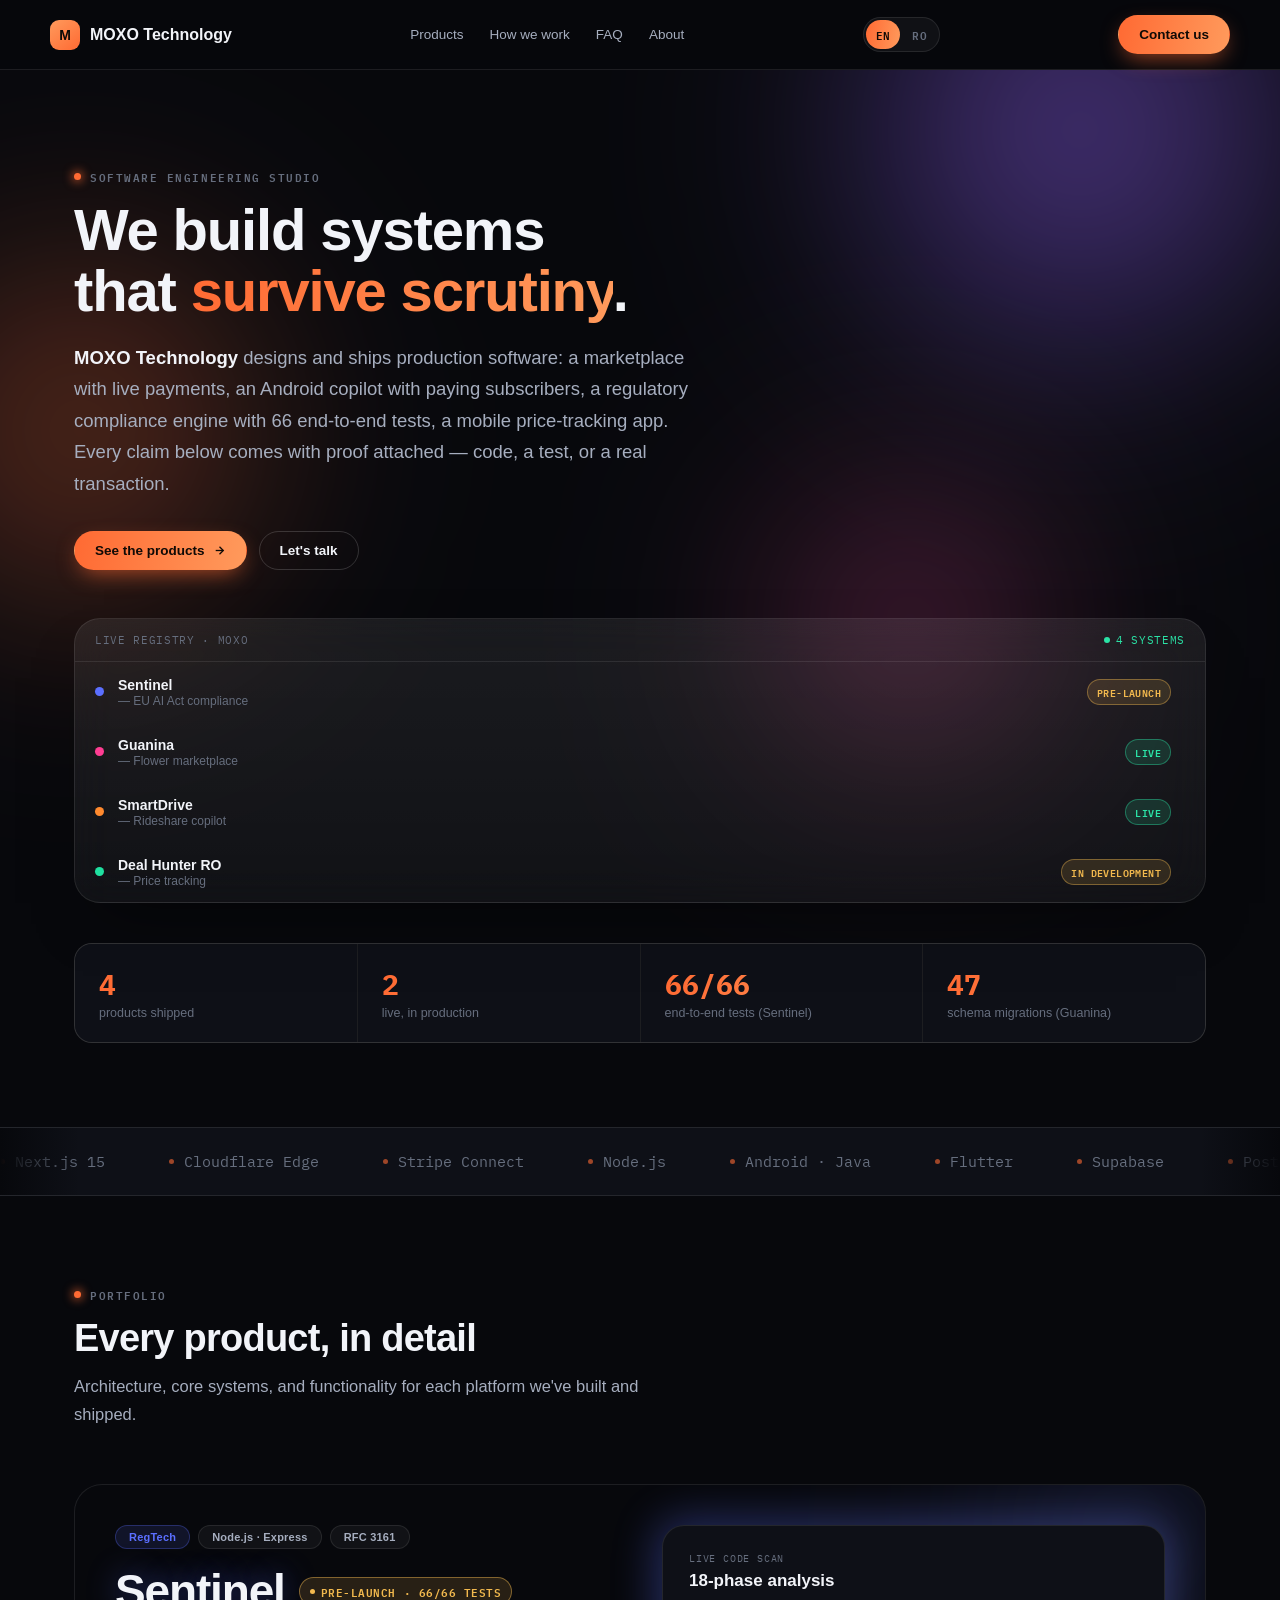
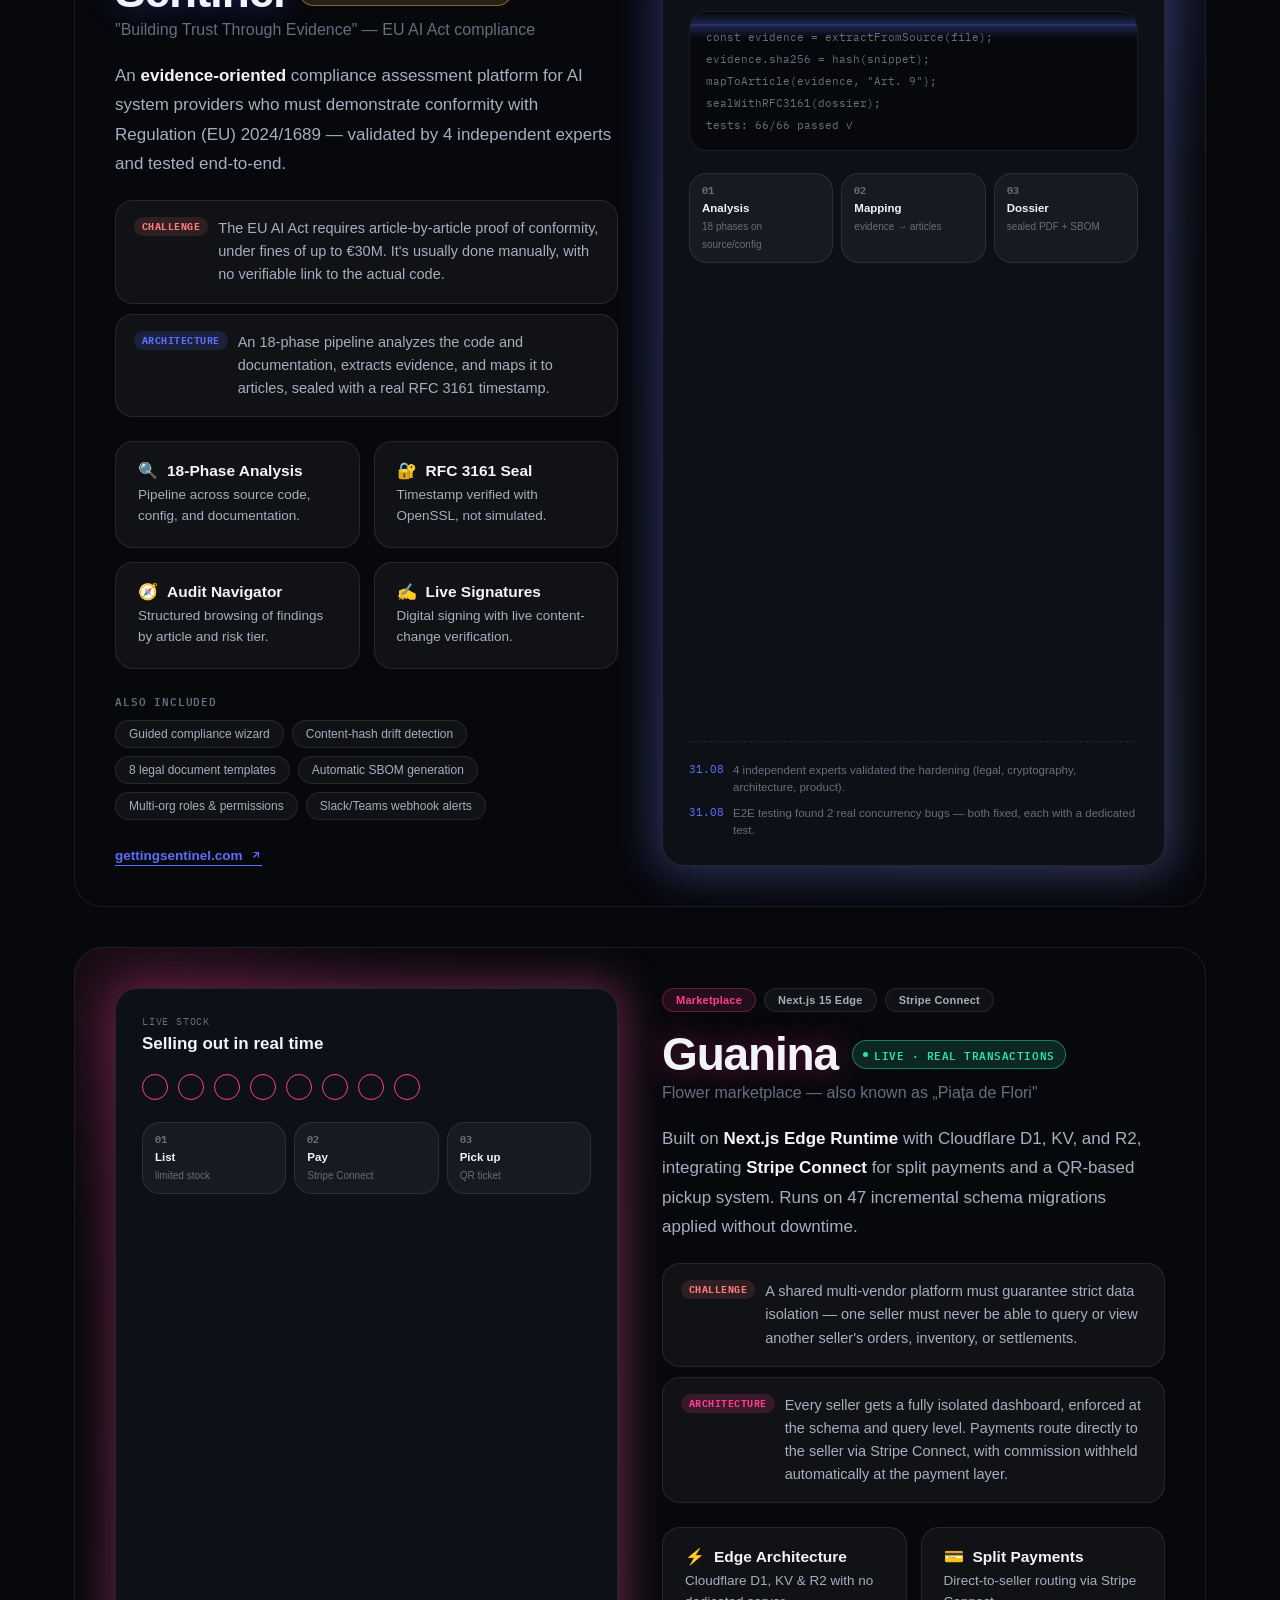
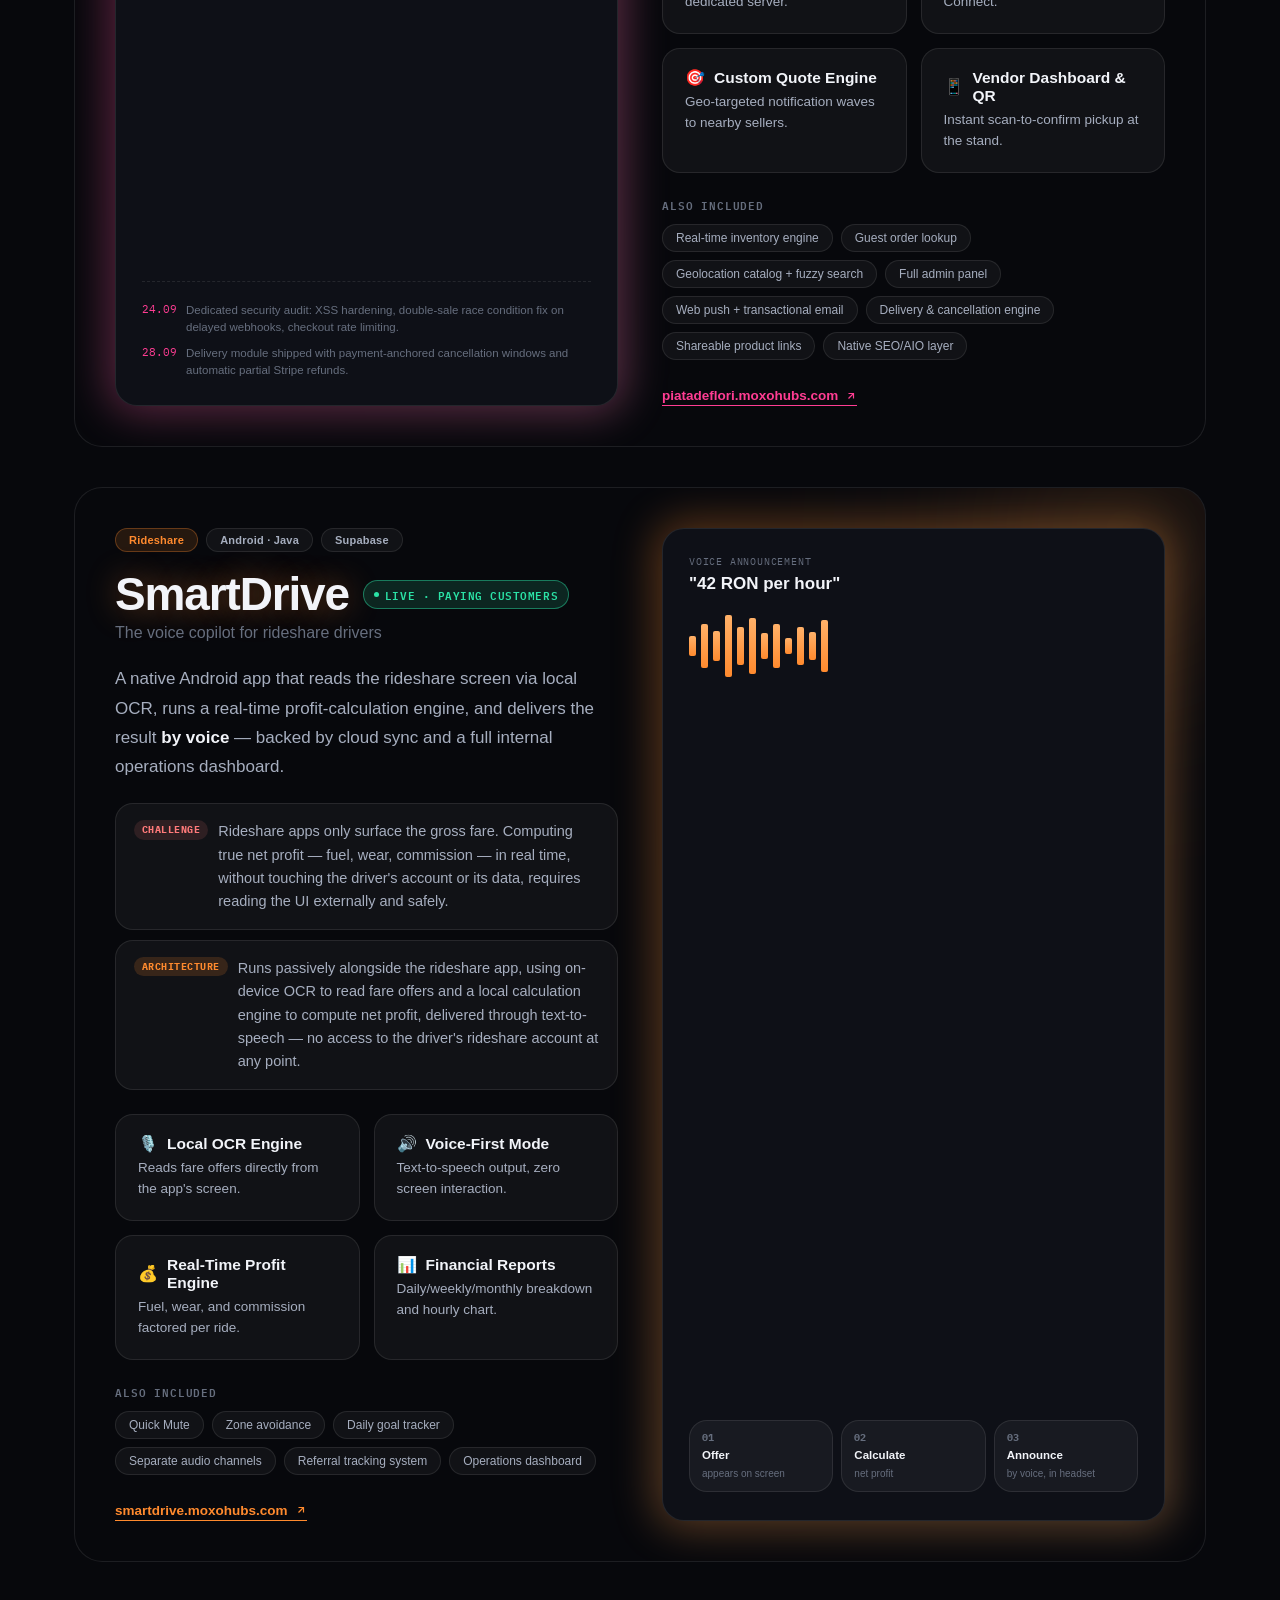
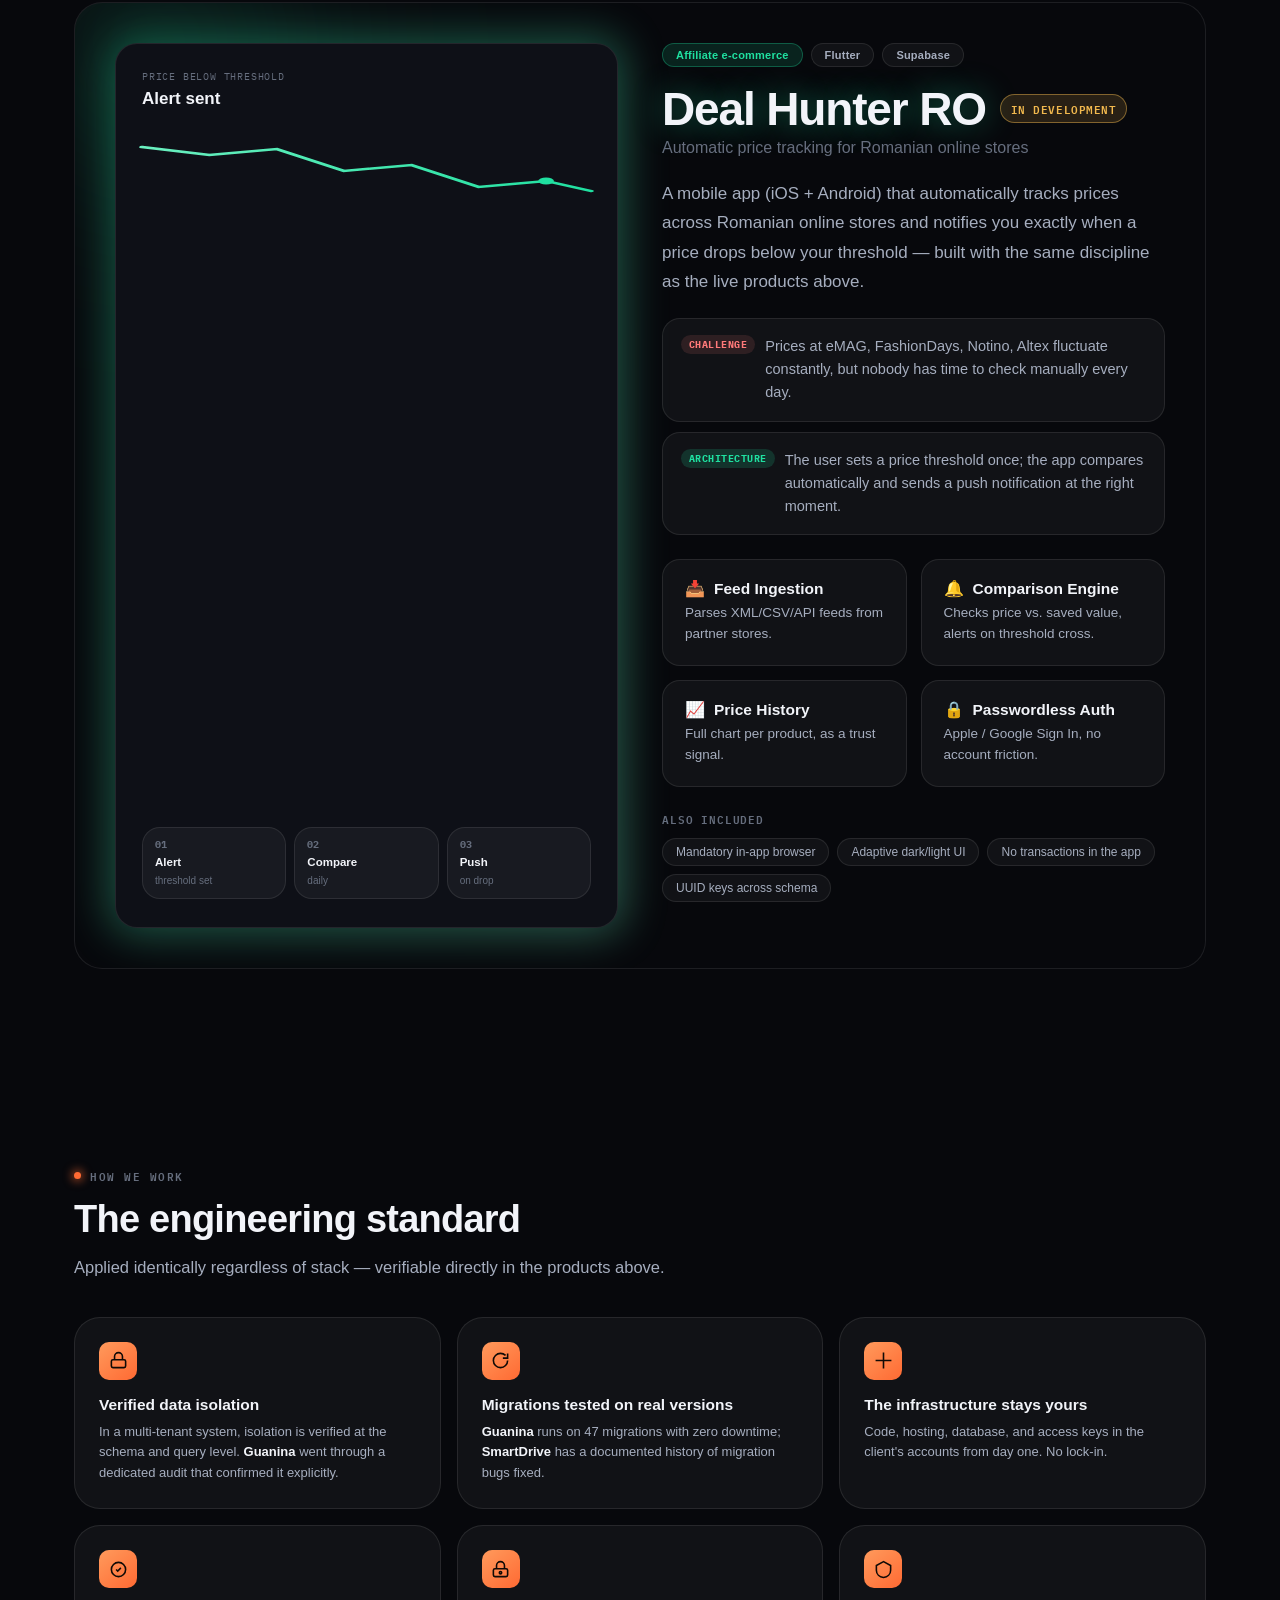
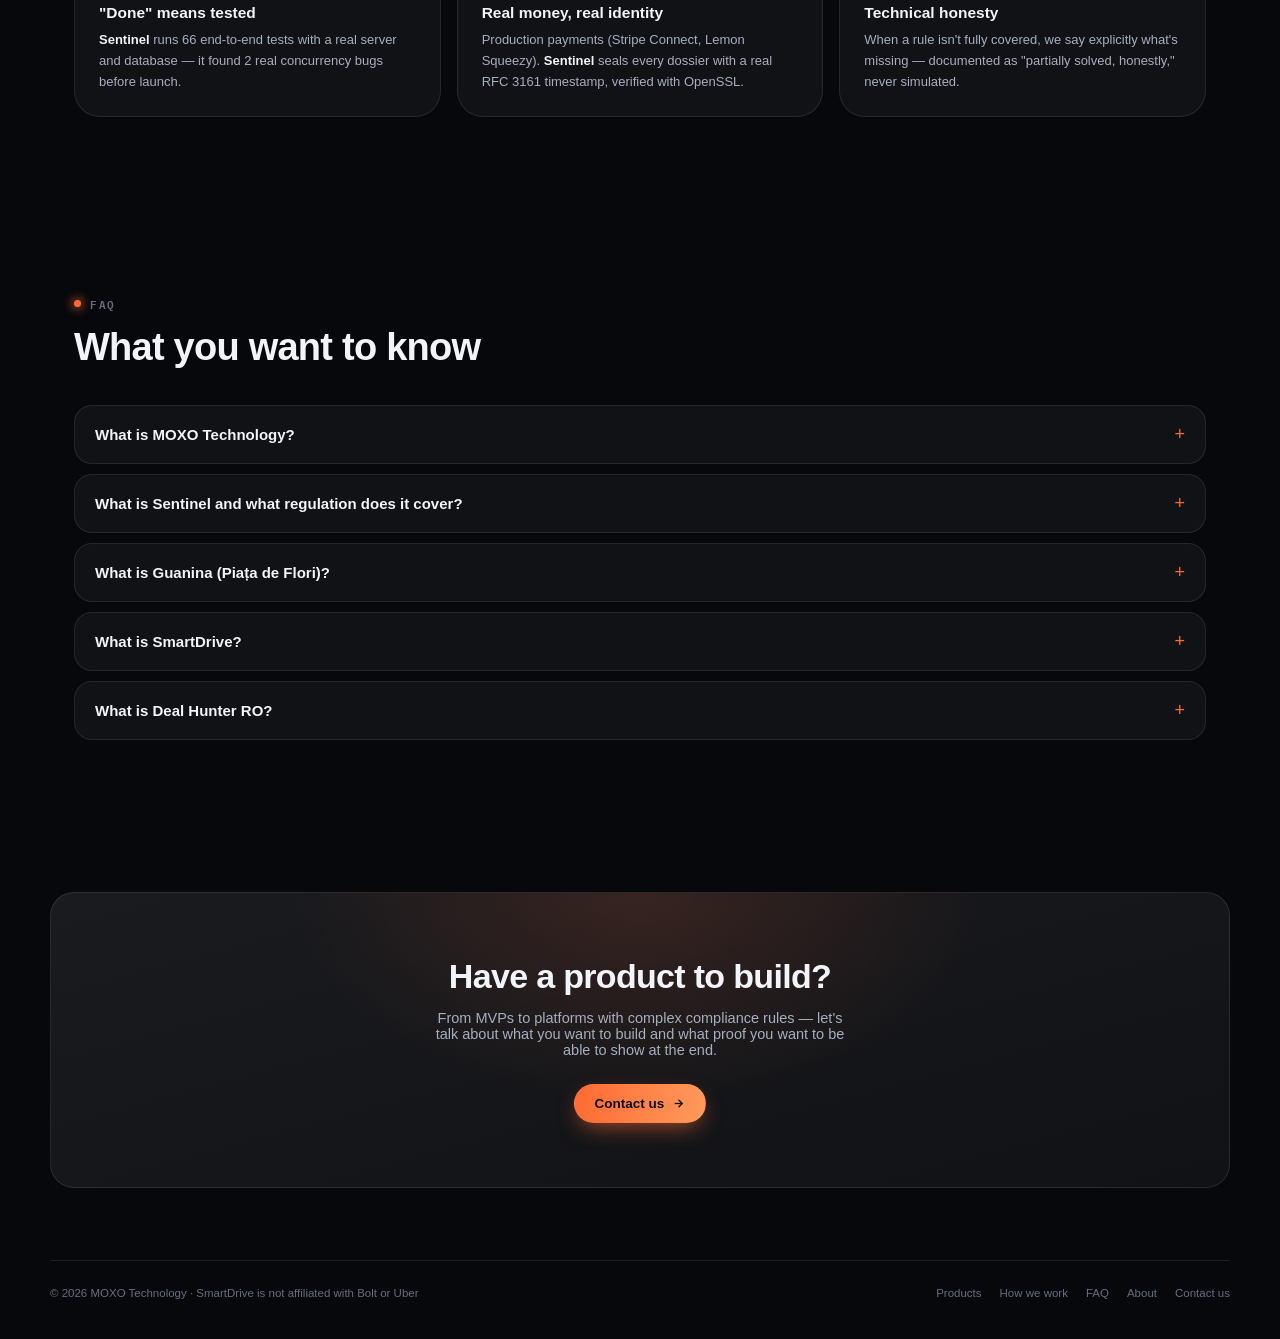
<file: index.html>
<!doctype html>
<html lang="en">
<head>
<meta charset="utf-8">
<meta name="viewport" content="width=device-width, initial-scale=1">
<title>MOXO Technology — software engineering studio: Sentinel, Guanina, SmartDrive, Deal Hunter RO</title>
<meta name="description" content="MOXO Technology proiectează și livrează software de producție: Sentinel (conformitate EU AI Act, 66 teste end-to-end, 4 experți independenți), Guanina (marketplace flori, live, 47 migrări), SmartDrive (copilot rideshare, live, clienți plătitori), Deal Hunter RO (tracking prețuri). Fiecare afirmație are o dovadă atașată.">
<meta name="keywords" content="MOXO Technology, dezvoltator full-stack, SmartDrive, copilot Bolt Uber, Sentinel EU AI Act, platforma conformitate AI, Guanina piata de flori, Deal Hunter RO, marketplace flori, tracking preturi, Next.js Cloudflare, dezvoltare aplicatii mobile Romania">
<meta name="robots" content="index, follow, max-image-preview:large">
<meta name="author" content="MOXO Technology">
<link rel="canonical" href="https://moxohubs.com/">

<!-- Open Graph -->
<meta property="og:type" content="website">
<meta property="og:site_name" content="MOXO Technology">
<meta property="og:title" content="MOXO Technology — sisteme care rezistă la verificare, nu doar la prezentare">
<meta property="og:description" content="Sentinel (conformitate EU AI Act, 66 teste), Guanina (marketplace flori, live), SmartDrive (copilot rideshare, live), Deal Hunter RO (tracking prețuri) — patru dosare tehnice, fiecare cu dovezi verificabile.">
<meta property="og:url" content="https://moxohubs.com/">
<meta property="og:locale" content="ro_RO">
<meta property="og:image" content="https://moxohubs.com/og-cover.png">

<!-- Twitter Card -->
<meta name="twitter:card" content="summary_large_image">
<meta name="twitter:title" content="MOXO Technology — produse digitale construite pentru munca de fiecare zi">
<meta name="twitter:description" content="SmartDrive, Sentinel, Guanina, Deal Hunter RO — patru produse, un singur studio de inginerie.">
<meta name="twitter:image" content="https://moxohubs.com/og-cover.png">

<link rel="preconnect" href="https://api.fontshare.com">
<link rel="preconnect" href="https://fonts.googleapis.com">
<link rel="preconnect" href="https://fonts.gstatic.com" crossorigin>
<link href="https://api.fontshare.com/v2/css?f[]=satoshi@400,500,600,700,800&display=swap" rel="stylesheet">
<link href="https://fonts.googleapis.com/css2?family=IBM+Plex+Mono:wght@400;500;600&display=swap" rel="stylesheet">

<!-- JSON-LD: Organization -->
<script type="application/ld+json">
{
  "@context": "https://schema.org",
  "@type": "Organization",
  "@id": "https://moxohubs.com/#organization",
  "name": "MOXO Technology",
  "alternateName": "moxohubs",
  "url": "https://moxohubs.com/",
  "description": "Studio independent de dezvoltare software specializat în aplicații full-stack: mobile native, platforme web edge/serverless, integrări de plăți și sisteme de conformitate reglementară.",
  "email": "office@moxohubs.com",
  "knowsAbout": ["Full-stack development", "Android native development", "Next.js", "Cloudflare Workers", "EU AI Act compliance", "Marketplace platforms", "Payment integrations", "Flutter"],
  "makesOffer": [
    {"@type":"Offer","itemOffered":{"@type":"SoftwareApplication","name":"SmartDrive"}},
    {"@type":"Offer","itemOffered":{"@type":"SoftwareApplication","name":"Sentinel"}},
    {"@type":"Offer","itemOffered":{"@type":"SoftwareApplication","name":"Guanina"}},
    {"@type":"Offer","itemOffered":{"@type":"SoftwareApplication","name":"Deal Hunter RO"}}
  ]
}
</script>

<!-- JSON-LD: WebSite -->
<script type="application/ld+json">
{
  "@context": "https://schema.org",
  "@type": "WebSite",
  "@id": "https://moxohubs.com/#website",
  "url": "https://moxohubs.com/",
  "name": "MOXO Technology",
  "publisher": {"@id": "https://moxohubs.com/#organization"},
  "inLanguage": "ro-RO"
}
</script>

<!-- JSON-LD: ItemList of products -->
<script type="application/ld+json">
{
  "@context": "https://schema.org",
  "@type": "ItemList",
  "name": "Produsele MOXO Technology",
  "itemListElement": [
    {
      "@type": "ListItem", "position": 1,
      "item": {
        "@type": "SoftwareApplication",
        "name": "Sentinel",
        "applicationCategory": "BusinessApplication",
        "operatingSystem": "Web",
        "url": "https://gettingsentinel.com",
        "description": "Platformă de evaluare a conformității cu EU AI Act (Regulation (EU) 2024/1689), testată end-to-end (66/66 teste), validată de 4 experți independenți, cu timestamp RFC 3161 real și dovezi mapate direct pe articolele regulamentului."
      }
    },
    {
      "@type": "ListItem", "position": 2,
      "item": {
        "@type": "SoftwareApplication",
        "name": "Guanina",
        "alternateName": "Piața de Flori",
        "applicationCategory": "ShoppingApplication",
        "operatingSystem": "Web",
        "url": "https://piatadeflori.moxohubs.com",
        "description": "Marketplace multi-vânzător pentru florării, live cu tranzacții reale prin Stripe Connect, 47 de migrări de schemă aplicate în producție și un audit de securitate documentat înainte de lansare."
      }
    },
    {
      "@type": "ListItem", "position": 3,
      "item": {
        "@type": "SoftwareApplication",
        "name": "SmartDrive",
        "applicationCategory": "TravelApplication",
        "operatingSystem": "Android",
        "url": "https://smartdrive.moxohubs.com",
        "description": "Copilot vocal pentru șoferii de rideshare (Bolt/Uber), live cu clienți plătitori, care calculează în timp real profitul net al fiecărei curse și anunță vocal dacă merită acceptată.",
        "offers": {"@type":"Offer","price":"49","priceCurrency":"RON","priceValidUntil":"2026-12-31"}
      }
    },
    {
      "@type": "ListItem", "position": 4,
      "item": {
        "@type": "SoftwareApplication",
        "name": "Deal Hunter RO",
        "applicationCategory": "ShoppingApplication",
        "operatingSystem": "iOS, Android",
        "description": "Aplicație mobilă de urmărire automată a prețurilor din magazinele online românești, cu notificări push la scăderi de preț."
      }
    }
  ]
}
</script>

<!-- JSON-LD: FAQPage -->
<script type="application/ld+json">
{
  "@context": "https://schema.org",
  "@type": "FAQPage",
  "mainEntity": [
    {
      "@type": "Question",
      "name": "What is MOXO Technology?",
      "acceptedAnswer": {"@type":"Answer","text":"MOXO Technology designs and builds complete full-stack applications — a live marketplace with real payments, a mobile copilot with paying subscribers, a compliance platform tested end-to-end, a price-tracking app. Every product is documented with verifiable evidence."}
    },
    {
      "@type": "Question",
      "name": "What is Sentinel and what regulation does it cover?",
      "acceptedAnswer": {"@type":"Answer","text":"Sentinel is a compliance platform for the EU AI Act (Regulation (EU) 2024/1689). It analyzes source code and documentation to generate evidence mapped to the regulation's articles, tested with 66 end-to-end tests and validated by 4 independent experts."}
    },
    {
      "@type": "Question",
      "name": "What is Guanina (Piața de Flori)?",
      "acceptedAnswer": {"@type":"Answer","text":"Guanina is a live marketplace where florists list bouquets with limited stock, customers pay via Stripe Connect and pick up their order with a QR ticket. It runs on 47 production migrations and passed a publicly documented security audit."}
    },
    {
      "@type": "Question",
      "name": "What is SmartDrive?",
      "acceptedAnswer": {"@type":"Answer","text":"SmartDrive is a live native Android app with paying subscribers that calculates the real-time net profit of every rideshare trip and announces by voice whether it's worth accepting."}
    },
    {
      "@type": "Question",
      "name": "What is Deal Hunter RO?",
      "acceptedAnswer": {"@type":"Answer","text":"Deal Hunter RO is a mobile app in development for iOS and Android that automatically tracks prices across Romanian online stores and sends push notifications when prices drop below your threshold."}
    }
  ]
}
</script>

<link rel="stylesheet" href="assets/style.css">
</head>
<body>

<nav class="topnav" aria-label="Main navigation">
  <div class="wrap topnav-row">
    <div class="brand"><div class="mark">M</div>MOXO Technology</div>
    <div class="navlinks">
      <a href="#produse" data-i18n="nav.produse">Products</a>
      <a href="#standard" data-i18n="nav.standard">How we work</a>
      <a href="#faq" data-i18n="nav.faq">FAQ</a>
      <a href="about.html" data-i18n="nav.about">About</a>
    </div>
    <div class="langswitch" role="group" aria-label="Language">
      <button type="button" class="langbtn" data-lang="en" aria-pressed="true">EN</button>
      <button type="button" class="langbtn" data-lang="ro" aria-pressed="false">RO</button>
    </div>
    <a class="btn primary" href="#contact" data-i18n="nav.cta">Contact us</a>
  </div>
</nav>

<main>

  <header class="hero">
    <div class="hero-grid" aria-hidden="true"></div>
    <div class="hero-glow g1" aria-hidden="true"></div>
    <div class="hero-glow g2" aria-hidden="true"></div>
    <div class="hero-glow g3" aria-hidden="true"></div>
    <div class="wrap">
      <div class="hero-inner">
        <div class="eyebrow" data-i18n="hero.eyebrow">Software engineering studio</div>
        <h1 class="hero-title" data-i18n="hero.title">We build systems that <em>survive scrutiny</em>.</h1>
        <p class="hero-lead" data-i18n="hero.lead"><strong>MOXO Technology</strong> designs and ships production software: a marketplace with live payments, an Android copilot with paying subscribers, a regulatory compliance engine with 66 end-to-end tests, a mobile price-tracking app. Every claim below comes with proof attached — code, a test, or a real transaction.</p>
        <div class="hero-cta">
          <a class="btn primary" href="#produse"><span data-i18n="hero.cta1">See the products</span>
            <svg viewBox="0 0 24 24" fill="none" stroke="currentColor" stroke-width="2.4"><path d="M5 12h14"/><path d="m12 5 7 7-7 7"/></svg>
          </a>
          <a class="btn ghost" href="#contact" data-i18n="hero.cta2">Let's talk</a>
        </div>
      </div>

      <div class="statuspanel">
        <div class="statuspanel-head">
          <span data-i18n="panel.head">Live registry · MOXO</span>
          <span class="live-pulse"><i></i><span data-i18n="panel.count">4 systems</span></span>
        </div>
        <a href="#sentinel" style="display:contents;">
          <div class="statusrow c-sentinel">
            <span class="dot"></span>
            <span><span class="name">Sentinel</span> <span class="domain" data-i18n="row.sentinel">— EU AI Act compliance</span></span>
            <span class="pill dev" data-i18n="pill.sentinel">Pre-launch</span>
          </div>
        </a>
        <a href="#guanina" style="display:contents;">
          <div class="statusrow c-guanina">
            <span class="dot"></span>
            <span><span class="name">Guanina</span> <span class="domain" data-i18n="row.guanina">— Flower marketplace</span></span>
            <span class="pill live" data-i18n="pill.live">Live</span>
          </div>
        </a>
        <a href="#smartdrive" style="display:contents;">
          <div class="statusrow c-smartdrive">
            <span class="dot"></span>
            <span><span class="name">SmartDrive</span> <span class="domain" data-i18n="row.smartdrive">— Rideshare copilot</span></span>
            <span class="pill live" data-i18n="pill.live">Live</span>
          </div>
        </a>
        <a href="#dealhunter" style="display:contents;">
          <div class="statusrow c-dealhunter">
            <span class="dot"></span>
            <span><span class="name">Deal Hunter RO</span> <span class="domain" data-i18n="row.dealhunter">— Price tracking</span></span>
            <span class="pill dev" data-i18n="pill.dealhunter">In development</span>
          </div>
        </a>
      </div>

      <div class="statstrip">
        <div class="stat"><div class="n" data-count="4">0</div><div class="l" data-i18n="stat.1">products shipped</div></div>
        <div class="stat"><div class="n" data-count="2">0</div><div class="l" data-i18n="stat.2">live, in production</div></div>
        <div class="stat"><div class="n" data-count="66" data-suffix="/66">0</div><div class="l" data-i18n="stat.3">end-to-end tests (Sentinel)</div></div>
        <div class="stat"><div class="n" data-count="47">0</div><div class="l" data-i18n="stat.4">schema migrations (Guanina)</div></div>
      </div>
    </div>
  </header>

  <div class="marquee" aria-hidden="true">
    <div class="marquee-track">
      <span>Next.js 15</span><span>Cloudflare Edge</span><span>Stripe Connect</span><span>Node.js</span><span>Android · Java</span><span>Flutter</span><span>Supabase</span><span>PostgreSQL</span><span>RFC 3161</span><span>JWT + TOTP</span><span>Firebase FCM</span><span>Docker</span>
      <span>Next.js 15</span><span>Cloudflare Edge</span><span>Stripe Connect</span><span>Node.js</span><span>Android · Java</span><span>Flutter</span><span>Supabase</span><span>PostgreSQL</span><span>RFC 3161</span><span>JWT + TOTP</span><span>Firebase FCM</span><span>Docker</span>
    </div>
  </div>

  <section class="section" id="produse" aria-labelledby="produse-h">
    <div class="wrap">
      <div class="section-head">
        <div class="eyebrow" data-i18n="produse.eyebrow">Portfolio</div>
        <h2 id="produse-h" data-i18n="produse.h2">Every product, in detail</h2>
        <p data-i18n="produse.p">Architecture, core systems, and functionality for each platform we've built and shipped.</p>
      </div>
    </div>

    <!-- SENTINEL -->
    <article class="showcase c-sentinel" id="sentinel" itemscope itemtype="https://schema.org/SoftwareApplication">
      <meta itemprop="applicationCategory" content="BusinessApplication">
      <div class="wrap">
        <div class="pcard">
          <div class="showcase-grid">
            <div class="sc-main">
              <div class="ptags">
                <span class="ptag cat">RegTech</span>
                <span class="ptag stack">Node.js · Express</span>
                <span class="ptag stack">RFC 3161</span>
              </div>
              <div class="sc-title">
                <h3 itemprop="name">Sentinel</h3>
                <span class="sc-status dev"><span class="dot"></span><span data-i18n="sentinel.status">Pre-launch · 66/66 tests</span></span>
              </div>
              <p class="sc-tagline" data-i18n="sentinel.tagline">"Building Trust Through Evidence" — EU AI Act compliance</p>
              <p class="sc-pitch" itemprop="description" data-i18n="sentinel.pitch">An <strong>evidence-oriented</strong> compliance assessment platform for AI system providers who must demonstrate conformity with Regulation (EU) 2024/1689 — validated by 4 independent experts and tested end-to-end.</p>

              <div class="sc-callouts">
                <div class="sc-callout problem"><span class="tag" data-i18n="callout.problem">Challenge</span><span data-i18n="sentinel.problem">The EU AI Act requires article-by-article proof of conformity, under fines of up to €30M. It's usually done manually, with no verifiable link to the actual code.</span></div>
                <div class="sc-callout solution"><span class="tag" data-i18n="callout.solution">Architecture</span><span data-i18n="sentinel.solution">An 18-phase pipeline analyzes the code and documentation, extracts evidence, and maps it to articles, sealed with a real RFC 3161 timestamp.</span></div>
              </div>

              <div class="pbento">
                <div class="pbento-item"><div class="pi-t"><span class="pi-icon">🔍</span><span data-i18n="sentinel.b1t">18-Phase Analysis</span></div><p data-i18n="sentinel.b1d">Pipeline across source code, config, and documentation.</p></div>
                <div class="pbento-item"><div class="pi-t"><span class="pi-icon">🔐</span><span data-i18n="sentinel.b2t">RFC 3161 Seal</span></div><p data-i18n="sentinel.b2d">Timestamp verified with OpenSSL, not simulated.</p></div>
                <div class="pbento-item"><div class="pi-t"><span class="pi-icon">🧭</span><span data-i18n="sentinel.b3t">Audit Navigator</span></div><p data-i18n="sentinel.b3d">Structured browsing of findings by article and risk tier.</p></div>
                <div class="pbento-item"><div class="pi-t"><span class="pi-icon">✍️</span><span data-i18n="sentinel.b4t">Live Signatures</span></div><p data-i18n="sentinel.b4d">Digital signing with live content-change verification.</p></div>
              </div>

              <div class="pmore-label" data-i18n="also.included">Also included</div>
              <div class="pmore">
                <span data-i18n="sentinel.m1">Guided compliance wizard</span>
                <span data-i18n="sentinel.m2">Content-hash drift detection</span>
                <span data-i18n="sentinel.m3">8 legal document templates</span>
                <span data-i18n="sentinel.m4">Automatic SBOM generation</span>
                <span data-i18n="sentinel.m5">Multi-org roles &amp; permissions</span>
                <span data-i18n="sentinel.m6">Slack/Teams webhook alerts</span>
              </div>

              <a class="sc-link" href="https://gettingsentinel.com" itemprop="url">gettingsentinel.com
                <svg viewBox="0 0 24 24" fill="none" stroke="currentColor" stroke-width="2.4"><path d="M7 17 17 7"/><path d="M7 7h10v10"/></svg>
              </a>
            </div>

            <div class="pcard-visual tilt">
              <div class="pcard-glow" aria-hidden="true"></div>
              <div class="pcard-frame">
                <div class="sc-visual-label" data-i18n="sentinel.vlabel">Live code scan</div>
                <div class="sc-visual-value" data-i18n="sentinel.vvalue">18-phase analysis</div>
                <div class="w-scan">
                  <div>const evidence = extractFromSource(file);</div>
                  <div>evidence.sha256 = hash(snippet);</div>
                  <div>mapToArticle(evidence, "Art. 9");</div>
                  <div>sealWithRFC3161(dossier);</div>
                  <div>tests: 66/66 passed ✓</div>
                </div>
                <div class="sc-flow">
                  <div class="sc-flow-step"><span class="sc-flow-n">01</span><b data-i18n="sentinel.f1t">Analysis</b><span data-i18n="sentinel.f1d">18 phases on source/config</span></div>
                  <div class="sc-flow-step"><span class="sc-flow-n">02</span><b data-i18n="sentinel.f2t">Mapping</b><span data-i18n="sentinel.f2d">evidence → articles</span></div>
                  <div class="sc-flow-step"><span class="sc-flow-n">03</span><b data-i18n="sentinel.f3t">Dossier</b><span data-i18n="sentinel.f3d">sealed PDF + SBOM</span></div>
                </div>
                <div class="sc-proof">
                  <div class="sc-proof-row"><time>31.08</time><span data-i18n="sentinel.proof1">4 independent experts validated the hardening (legal, cryptography, architecture, product).</span></div>
                  <div class="sc-proof-row"><time>31.08</time><span data-i18n="sentinel.proof2">E2E testing found 2 real concurrency bugs — both fixed, each with a dedicated test.</span></div>
                </div>
              </div>
            </div>
          </div>
        </div>
      </div>
    </article>

    <!-- GUANINA -->
    <article class="showcase c-guanina rev" id="guanina" itemscope itemtype="https://schema.org/SoftwareApplication">
      <meta itemprop="applicationCategory" content="ShoppingApplication">
      <div class="wrap">
        <div class="pcard">
          <div class="showcase-grid">
            <div class="sc-main">
              <div class="ptags">
                <span class="ptag cat">Marketplace</span>
                <span class="ptag stack">Next.js 15 Edge</span>
                <span class="ptag stack">Stripe Connect</span>
              </div>
              <div class="sc-title">
                <h3 itemprop="name">Guanina</h3>
                <span class="sc-status live"><span class="dot"></span><span data-i18n="guanina.status">Live · real transactions</span></span>
              </div>
              <p class="sc-tagline" data-i18n="guanina.tagline">Flower marketplace — also known as „Piața de Flori"</p>
              <p class="sc-pitch" itemprop="description" data-i18n="guanina.pitch">Built on <strong>Next.js Edge Runtime</strong> with Cloudflare D1, KV, and R2, integrating <strong>Stripe Connect</strong> for split payments and a QR-based pickup system. Runs on 47 incremental schema migrations applied without downtime.</p>

              <div class="sc-callouts">
                <div class="sc-callout problem"><span class="tag" data-i18n="callout.problem">Challenge</span><span data-i18n="guanina.problem">A shared multi-vendor platform must guarantee strict data isolation — one seller must never be able to query or view another seller's orders, inventory, or settlements.</span></div>
                <div class="sc-callout solution"><span class="tag" data-i18n="callout.solution">Architecture</span><span data-i18n="guanina.solution">Every seller gets a fully isolated dashboard, enforced at the schema and query level. Payments route directly to the seller via Stripe Connect, with commission withheld automatically at the payment layer.</span></div>
              </div>

              <div class="pbento">
                <div class="pbento-item"><div class="pi-t"><span class="pi-icon">⚡</span><span data-i18n="guanina.b1t">Edge Architecture</span></div><p data-i18n="guanina.b1d">Cloudflare D1, KV &amp; R2 with no dedicated server.</p></div>
                <div class="pbento-item"><div class="pi-t"><span class="pi-icon">💳</span><span data-i18n="guanina.b2t">Split Payments</span></div><p data-i18n="guanina.b2d">Direct-to-seller routing via Stripe Connect.</p></div>
                <div class="pbento-item"><div class="pi-t"><span class="pi-icon">🎯</span><span data-i18n="guanina.b3t">Custom Quote Engine</span></div><p data-i18n="guanina.b3d">Geo-targeted notification waves to nearby sellers.</p></div>
                <div class="pbento-item"><div class="pi-t"><span class="pi-icon">📱</span><span data-i18n="guanina.b4t">Vendor Dashboard &amp; QR</span></div><p data-i18n="guanina.b4d">Instant scan-to-confirm pickup at the stand.</p></div>
              </div>

              <div class="pmore-label" data-i18n="also.included">Also included</div>
              <div class="pmore">
                <span data-i18n="guanina.m1">Real-time inventory engine</span>
                <span data-i18n="guanina.m2">Guest order lookup</span>
                <span data-i18n="guanina.m3">Geolocation catalog + fuzzy search</span>
                <span data-i18n="guanina.m4">Full admin panel</span>
                <span data-i18n="guanina.m5">Web push + transactional email</span>
                <span data-i18n="guanina.m6">Delivery &amp; cancellation engine</span>
                <span data-i18n="guanina.m7">Shareable product links</span>
                <span data-i18n="guanina.m8">Native SEO/AIO layer</span>
              </div>

              <a class="sc-link" href="https://piatadeflori.moxohubs.com" itemprop="url">piatadeflori.moxohubs.com
                <svg viewBox="0 0 24 24" fill="none" stroke="currentColor" stroke-width="2.4"><path d="M7 17 17 7"/><path d="M7 7h10v10"/></svg>
              </a>
            </div>

            <div class="pcard-visual tilt">
              <div class="pcard-glow" aria-hidden="true"></div>
              <div class="pcard-frame">
                <div class="sc-visual-label" data-i18n="guanina.vlabel">Live stock</div>
                <div class="sc-visual-value" data-i18n="guanina.vvalue">Selling out in real time</div>
                <div class="w-stock" aria-hidden="true"><i></i><i></i><i></i><i></i><i></i><i></i><i></i><i></i></div>
                <div class="sc-flow">
                  <div class="sc-flow-step"><span class="sc-flow-n">01</span><b data-i18n="guanina.f1t">List</b><span data-i18n="guanina.f1d">limited stock</span></div>
                  <div class="sc-flow-step"><span class="sc-flow-n">02</span><b data-i18n="guanina.f2t">Pay</b><span>Stripe Connect</span></div>
                  <div class="sc-flow-step"><span class="sc-flow-n">03</span><b data-i18n="guanina.f3t">Pick up</b><span data-i18n="guanina.f3d">QR ticket</span></div>
                </div>
                <div class="sc-proof">
                  <div class="sc-proof-row"><time>24.09</time><span data-i18n="guanina.proof1">Dedicated security audit: XSS hardening, double-sale race condition fix on delayed webhooks, checkout rate limiting.</span></div>
                  <div class="sc-proof-row"><time>28.09</time><span data-i18n="guanina.proof2">Delivery module shipped with payment-anchored cancellation windows and automatic partial Stripe refunds.</span></div>
                </div>
              </div>
            </div>
          </div>
        </div>
      </div>
    </article>

    <!-- SMARTDRIVE -->
    <article class="showcase c-smartdrive" id="smartdrive" itemscope itemtype="https://schema.org/SoftwareApplication">
      <meta itemprop="applicationCategory" content="TravelApplication">
      <meta itemprop="operatingSystem" content="Android">
      <div class="wrap">
        <div class="pcard">
          <div class="showcase-grid">
            <div class="sc-main">
              <div class="ptags">
                <span class="ptag cat">Rideshare</span>
                <span class="ptag stack">Android · Java</span>
                <span class="ptag stack">Supabase</span>
              </div>
              <div class="sc-title">
                <h3 itemprop="name">SmartDrive</h3>
                <span class="sc-status live"><span class="dot"></span><span data-i18n="smartdrive.status">Live · paying customers</span></span>
              </div>
              <p class="sc-tagline" data-i18n="smartdrive.tagline">The voice copilot for rideshare drivers</p>
              <p class="sc-pitch" itemprop="description" data-i18n="smartdrive.pitch">A native Android app that reads the rideshare screen via local OCR, runs a real-time profit-calculation engine, and delivers the result <strong>by voice</strong> — backed by cloud sync and a full internal operations dashboard.</p>

              <div class="sc-callouts">
                <div class="sc-callout problem"><span class="tag" data-i18n="callout.problem">Challenge</span><span data-i18n="smartdrive.problem">Rideshare apps only surface the gross fare. Computing true net profit — fuel, wear, commission — in real time, without touching the driver's account or its data, requires reading the UI externally and safely.</span></div>
                <div class="sc-callout solution"><span class="tag" data-i18n="callout.solution">Architecture</span><span data-i18n="smartdrive.solution">Runs passively alongside the rideshare app, using on-device OCR to read fare offers and a local calculation engine to compute net profit, delivered through text-to-speech — no access to the driver's rideshare account at any point.</span></div>
              </div>

              <div class="pbento">
                <div class="pbento-item"><div class="pi-t"><span class="pi-icon">🎙️</span><span data-i18n="smartdrive.b1t">Local OCR Engine</span></div><p data-i18n="smartdrive.b1d">Reads fare offers directly from the app's screen.</p></div>
                <div class="pbento-item"><div class="pi-t"><span class="pi-icon">🔊</span><span data-i18n="smartdrive.b2t">Voice-First Mode</span></div><p data-i18n="smartdrive.b2d">Text-to-speech output, zero screen interaction.</p></div>
                <div class="pbento-item"><div class="pi-t"><span class="pi-icon">💰</span><span data-i18n="smartdrive.b3t">Real-Time Profit Engine</span></div><p data-i18n="smartdrive.b3d">Fuel, wear, and commission factored per ride.</p></div>
                <div class="pbento-item"><div class="pi-t"><span class="pi-icon">📊</span><span data-i18n="smartdrive.b4t">Financial Reports</span></div><p data-i18n="smartdrive.b4d">Daily/weekly/monthly breakdown and hourly chart.</p></div>
              </div>

              <div class="pmore-label" data-i18n="also.included">Also included</div>
              <div class="pmore">
                <span data-i18n="smartdrive.m1">Quick Mute</span>
                <span data-i18n="smartdrive.m2">Zone avoidance</span>
                <span data-i18n="smartdrive.m3">Daily goal tracker</span>
                <span data-i18n="smartdrive.m4">Separate audio channels</span>
                <span data-i18n="smartdrive.m5">Referral tracking system</span>
                <span data-i18n="smartdrive.m6">Operations dashboard</span>
              </div>

              <a class="sc-link" href="https://smartdrive.moxohubs.com" itemprop="url">smartdrive.moxohubs.com
                <svg viewBox="0 0 24 24" fill="none" stroke="currentColor" stroke-width="2.4"><path d="M7 17 17 7"/><path d="M7 7h10v10"/></svg>
              </a>
            </div>

            <div class="pcard-visual tilt">
              <div class="pcard-glow" aria-hidden="true"></div>
              <div class="pcard-frame">
                <div class="sc-visual-label" data-i18n="smartdrive.vlabel">Voice announcement</div>
                <div class="sc-visual-value" data-i18n="smartdrive.vvalue">"42 RON per hour"</div>
                <div class="w-bars" aria-hidden="true"><i></i><i></i><i></i><i></i><i></i><i></i><i></i><i></i><i></i><i></i><i></i><i></i></div>
                <div class="sc-flow">
                  <div class="sc-flow-step"><span class="sc-flow-n">01</span><b data-i18n="smartdrive.f1t">Offer</b><span data-i18n="smartdrive.f1d">appears on screen</span></div>
                  <div class="sc-flow-step"><span class="sc-flow-n">02</span><b data-i18n="smartdrive.f2t">Calculate</b><span data-i18n="smartdrive.f2d">net profit</span></div>
                  <div class="sc-flow-step"><span class="sc-flow-n">03</span><b data-i18n="smartdrive.f3t">Announce</b><span data-i18n="smartdrive.f3d">by voice, in headset</span></div>
                </div>
              </div>
            </div>
          </div>
        </div>
      </div>
    </article>

    <!-- DEAL HUNTER RO -->
    <article class="showcase c-dealhunter rev" id="dealhunter" itemscope itemtype="https://schema.org/SoftwareApplication">
      <meta itemprop="applicationCategory" content="ShoppingApplication">
      <meta itemprop="operatingSystem" content="iOS, Android">
      <div class="wrap">
        <div class="pcard">
          <div class="showcase-grid">
            <div class="sc-main">
              <div class="ptags">
                <span class="ptag cat">Affiliate e-commerce</span>
                <span class="ptag stack">Flutter</span>
                <span class="ptag stack">Supabase</span>
              </div>
              <div class="sc-title">
                <h3 itemprop="name">Deal Hunter RO</h3>
                <span class="sc-status dev" data-i18n="dealhunter.status">In development</span>
              </div>
              <p class="sc-tagline" data-i18n="dealhunter.tagline">Automatic price tracking for Romanian online stores</p>
              <p class="sc-pitch" itemprop="description" data-i18n="dealhunter.pitch">A mobile app (iOS + Android) that automatically tracks prices across Romanian online stores and notifies you exactly when a price drops below your threshold — built with the same discipline as the live products above.</p>

              <div class="sc-callouts">
                <div class="sc-callout problem"><span class="tag" data-i18n="callout.problem">Challenge</span><span data-i18n="dealhunter.problem">Prices at eMAG, FashionDays, Notino, Altex fluctuate constantly, but nobody has time to check manually every day.</span></div>
                <div class="sc-callout solution"><span class="tag" data-i18n="callout.solution">Architecture</span><span data-i18n="dealhunter.solution">The user sets a price threshold once; the app compares automatically and sends a push notification at the right moment.</span></div>
              </div>

              <div class="pbento">
                <div class="pbento-item"><div class="pi-t"><span class="pi-icon">📥</span><span data-i18n="dealhunter.b1t">Feed Ingestion</span></div><p data-i18n="dealhunter.b1d">Parses XML/CSV/API feeds from partner stores.</p></div>
                <div class="pbento-item"><div class="pi-t"><span class="pi-icon">🔔</span><span data-i18n="dealhunter.b2t">Comparison Engine</span></div><p data-i18n="dealhunter.b2d">Checks price vs. saved value, alerts on threshold cross.</p></div>
                <div class="pbento-item"><div class="pi-t"><span class="pi-icon">📈</span><span data-i18n="dealhunter.b3t">Price History</span></div><p data-i18n="dealhunter.b3d">Full chart per product, as a trust signal.</p></div>
                <div class="pbento-item"><div class="pi-t"><span class="pi-icon">🔒</span><span data-i18n="dealhunter.b4t">Passwordless Auth</span></div><p data-i18n="dealhunter.b4d">Apple / Google Sign In, no account friction.</p></div>
              </div>

              <div class="pmore-label" data-i18n="also.included">Also included</div>
              <div class="pmore">
                <span data-i18n="dealhunter.m1">Mandatory in-app browser</span>
                <span data-i18n="dealhunter.m2">Adaptive dark/light UI</span>
                <span data-i18n="dealhunter.m3">No transactions in the app</span>
                <span data-i18n="dealhunter.m4">UUID keys across schema</span>
              </div>
            </div>

            <div class="pcard-visual tilt">
              <div class="pcard-glow" aria-hidden="true"></div>
              <div class="pcard-frame">
                <div class="sc-visual-label" data-i18n="dealhunter.vlabel">Price below threshold</div>
                <div class="sc-visual-value" data-i18n="dealhunter.vvalue">Alert sent</div>
                <div class="w-spark" aria-hidden="true">
                  <svg viewBox="0 0 200 74" preserveAspectRatio="none">
                    <defs><linearGradient id="sparkgrad" x1="0" y1="0" x2="1" y2="0">
                      <stop class="sg-stop1" offset="0%"/><stop class="sg-stop2" offset="100%"/>
                    </linearGradient></defs>
                    <polyline class="w-spark-line" points="0,18 30,26 60,20 90,42 120,36 150,58 180,52 200,62"/>
                    <circle class="w-spark-dot" cx="180" cy="52" r="3.5"/>
                  </svg>
                </div>
                <div class="sc-flow">
                  <div class="sc-flow-step"><span class="sc-flow-n">01</span><b data-i18n="dealhunter.f1t">Alert</b><span data-i18n="dealhunter.f1d">threshold set</span></div>
                  <div class="sc-flow-step"><span class="sc-flow-n">02</span><b data-i18n="dealhunter.f2t">Compare</b><span data-i18n="dealhunter.f2d">daily</span></div>
                  <div class="sc-flow-step"><span class="sc-flow-n">03</span><b>Push</b><span data-i18n="dealhunter.f3d">on drop</span></div>
                </div>
              </div>
            </div>
          </div>
        </div>
      </div>
    </article>

  </section>

  <section class="section tint" id="standard" style="--tint:#5B6FFF;" aria-labelledby="standard-h">
    <div class="wrap">
      <div class="section-head">
        <div class="eyebrow" data-i18n="standard.eyebrow">How we work</div>
        <h2 id="standard-h" data-i18n="standard.h2">The engineering standard</h2>
        <p data-i18n="standard.p">Applied identically regardless of stack — verifiable directly in the products above.</p>
      </div>
      <div class="whygrid">
        <div class="whycard">
          <div class="ico"><svg viewBox="0 0 24 24" fill="none" stroke="currentColor" stroke-width="2"><rect x="3" y="11" width="18" height="10" rx="2"/><path d="M7 11V7a5 5 0 0 1 10 0v4"/></svg></div>
          <h4 data-i18n="why1.h">Verified data isolation</h4>
          <p data-i18n="why1.p">In a multi-tenant system, isolation is verified at the schema and query level. <b>Guanina</b> went through a dedicated audit that confirmed it explicitly.</p>
        </div>
        <div class="whycard">
          <div class="ico"><svg viewBox="0 0 24 24" fill="none" stroke="currentColor" stroke-width="2"><path d="M21 12a9 9 0 1 1-9-9c2.5 0 4.7 1 6.4 2.6"/><path d="M21 3v6h-6"/></svg></div>
          <h4 data-i18n="why2.h">Migrations tested on real versions</h4>
          <p data-i18n="why2.p"><b>Guanina</b> runs on 47 migrations with zero downtime; <b>SmartDrive</b> has a documented history of migration bugs fixed.</p>
        </div>
        <div class="whycard">
          <div class="ico"><svg viewBox="0 0 24 24" fill="none" stroke="currentColor" stroke-width="2"><path d="M12 2v20M2 12h20"/></svg></div>
          <h4 data-i18n="why3.h">The infrastructure stays yours</h4>
          <p data-i18n="why3.p">Code, hosting, database, and access keys in the client's accounts from day one. No lock-in.</p>
        </div>
        <div class="whycard">
          <div class="ico"><svg viewBox="0 0 24 24" fill="none" stroke="currentColor" stroke-width="2"><path d="m9 12 2 2 4-4"/><circle cx="12" cy="12" r="9"/></svg></div>
          <h4 data-i18n="why4.h">"Done" means tested</h4>
          <p data-i18n="why4.p"><b>Sentinel</b> runs 66 end-to-end tests with a real server and database — it found 2 real concurrency bugs before launch.</p>
        </div>
        <div class="whycard">
          <div class="ico"><svg viewBox="0 0 24 24" fill="none" stroke="currentColor" stroke-width="2"><rect x="3" y="11" width="18" height="10" rx="2"/><circle cx="12" cy="16" r="1.5"/><path d="M7 11V7a5 5 0 0 1 10 0v4"/></svg></div>
          <h4 data-i18n="why5.h">Real money, real identity</h4>
          <p data-i18n="why5.p">Production payments (Stripe Connect, Lemon Squeezy). <b>Sentinel</b> seals every dossier with a real RFC 3161 timestamp, verified with OpenSSL.</p>
        </div>
        <div class="whycard">
          <div class="ico"><svg viewBox="0 0 24 24" fill="none" stroke="currentColor" stroke-width="2"><path d="M12 2 3 7v6c0 5 4 8.5 9 9 5-.5 9-4 9-9V7l-9-5Z"/></svg></div>
          <h4 data-i18n="why6.h">Technical honesty</h4>
          <p data-i18n="why6.p">When a rule isn't fully covered, we say explicitly what's missing — documented as "partially solved, honestly," never simulated.</p>
        </div>
      </div>
    </div>
  </section>

  <section class="section" id="faq" aria-labelledby="faq-h">
    <div class="wrap">
      <div class="section-head">
        <div class="eyebrow" data-i18n="faq.eyebrow">FAQ</div>
        <h2 id="faq-h" data-i18n="faq.h2">What you want to know</h2>
      </div>
      <div class="faqlist">
        <details>
          <summary><span data-i18n="faq.q1">What is MOXO Technology?</span> <span class="qm">+</span></summary>
          <p data-i18n="faq.a1">MOXO Technology designs and builds complete full-stack applications — a live marketplace with real payments, a mobile copilot with paying subscribers, a compliance platform tested end-to-end, a price-tracking app. Every product is documented with verifiable evidence.</p>
        </details>
        <details>
          <summary><span data-i18n="faq.q2">What is Sentinel and what regulation does it cover?</span> <span class="qm">+</span></summary>
          <p data-i18n="faq.a2">Sentinel is a compliance platform for the EU AI Act (Regulation (EU) 2024/1689). It analyzes source code and documentation to generate evidence mapped to the regulation's articles, tested with 66 end-to-end tests and validated by 4 independent experts.</p>
        </details>
        <details>
          <summary><span data-i18n="faq.q3">What is Guanina (Piața de Flori)?</span> <span class="qm">+</span></summary>
          <p data-i18n="faq.a3">Guanina is a live marketplace where florists list bouquets with limited stock, customers pay via Stripe Connect and pick up their order with a QR ticket. It runs on 47 production migrations and passed a publicly documented security audit.</p>
        </details>
        <details>
          <summary><span data-i18n="faq.q4">What is SmartDrive?</span> <span class="qm">+</span></summary>
          <p data-i18n="faq.a4">SmartDrive is a live native Android app with paying subscribers that calculates the real-time net profit of every rideshare trip and announces by voice whether it's worth accepting.</p>
        </details>
        <details>
          <summary><span data-i18n="faq.q5">What is Deal Hunter RO?</span> <span class="qm">+</span></summary>
          <p data-i18n="faq.a5">Deal Hunter RO is a mobile app in development for iOS and Android that automatically tracks prices across Romanian online stores and sends push notifications when prices drop below your threshold.</p>
        </details>
      </div>
    </div>
  </section>

  <section class="closing wrap" id="contact" aria-labelledby="contact-h">
    <div class="closing-panel">
      <h2 id="contact-h" data-i18n="closing.h2">Have a product to build?</h2>
      <p data-i18n="closing.p">From MVPs to platforms with complex compliance rules — let's talk about what you want to build and what proof you want to be able to show at the end.</p>
      <a class="btn primary" href="mailto:office@moxohubs.com"><span data-i18n="closing.cta">Contact us</span>
        <svg viewBox="0 0 24 24" fill="none" stroke="currentColor" stroke-width="2.4"><path d="M5 12h14"/><path d="m12 5 7 7-7 7"/></svg>
      </a>
    </div>
  </section>

</main>

<footer class="sitefoot wrap">
  <div class="footrow">
    <span data-i18n="footer.line">© 2026 MOXO Technology · SmartDrive is not affiliated with Bolt or Uber</span>
    <div class="flinks">
      <a href="#produse" data-i18n="nav.produse">Products</a>
      <a href="#standard" data-i18n="nav.standard">How we work</a>
      <a href="#faq" data-i18n="nav.faq">FAQ</a>
      <a href="about.html" data-i18n="nav.about">About</a>
      <a href="mailto:office@moxohubs.com" data-i18n="nav.cta">Contact us</a>
    </div>
  </div>
</footer>

<script src="assets/main.js" defer></script>

</body>
</html>
</file>
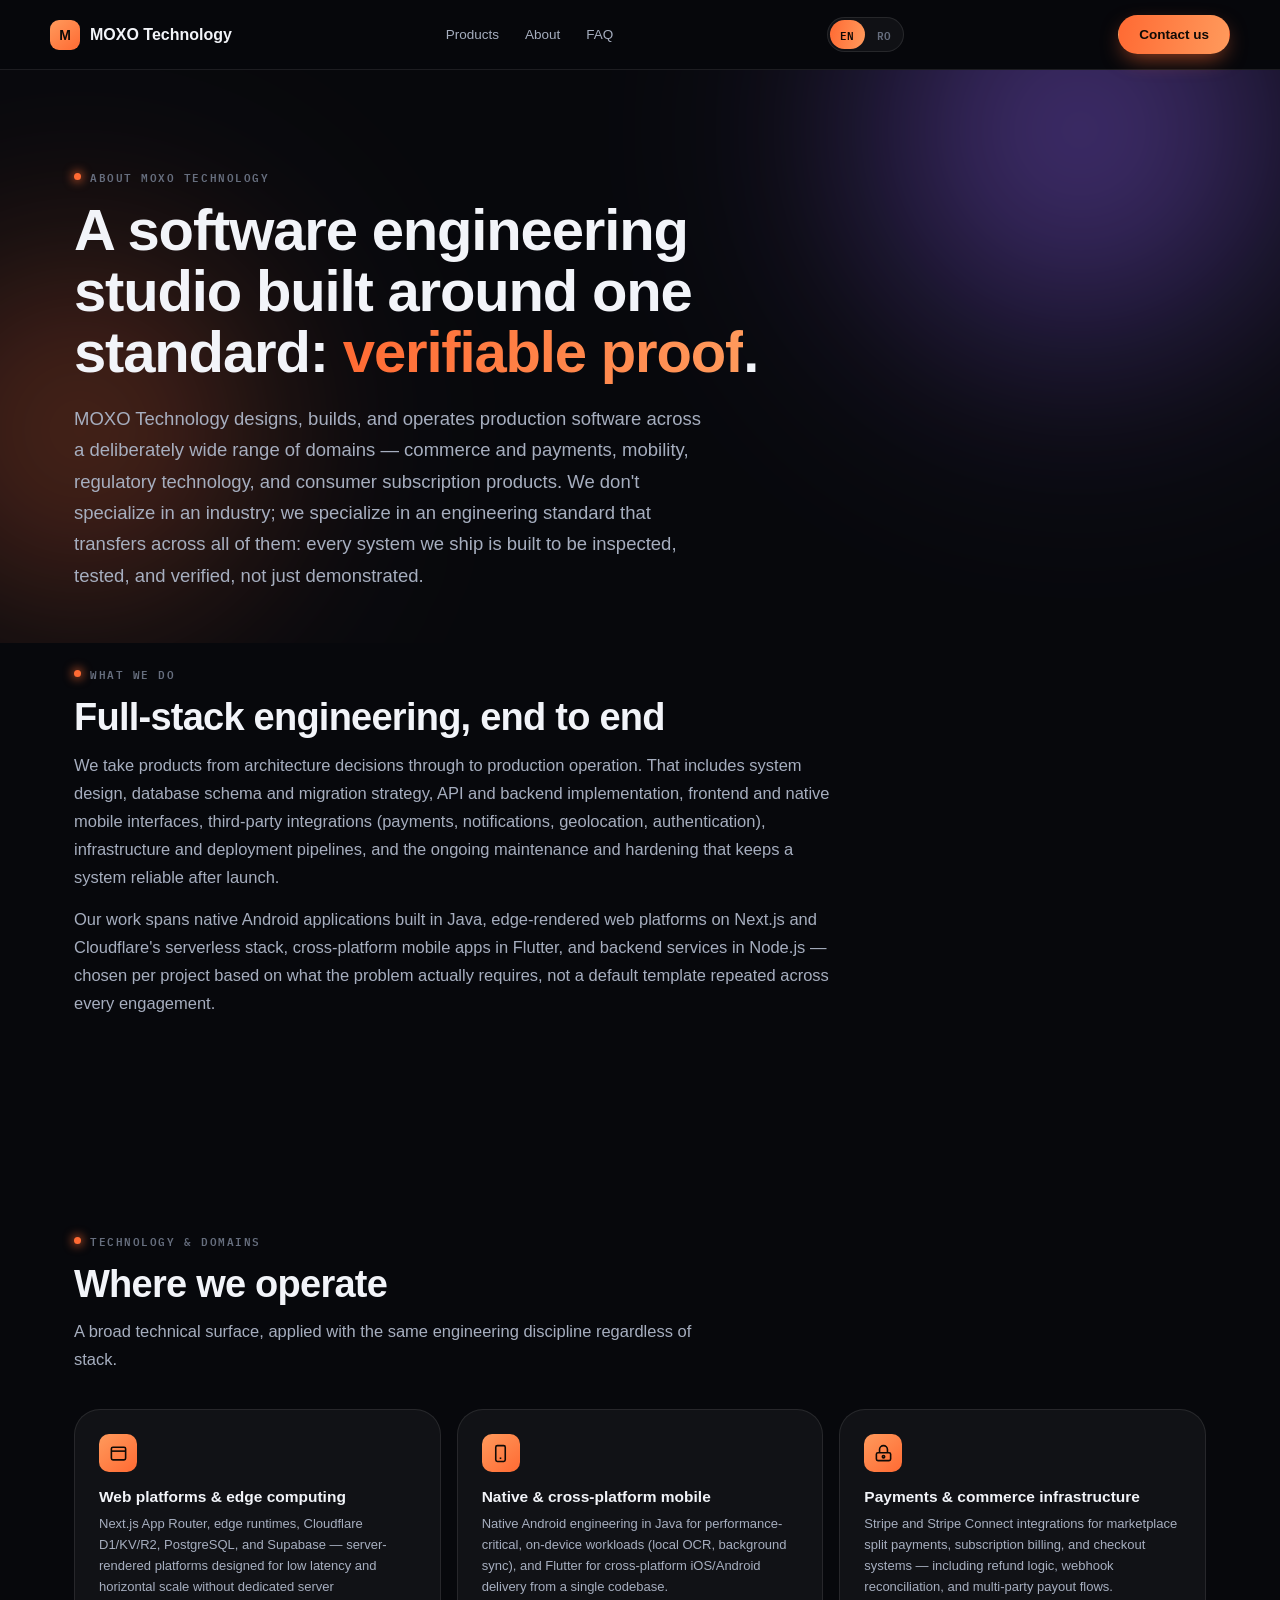
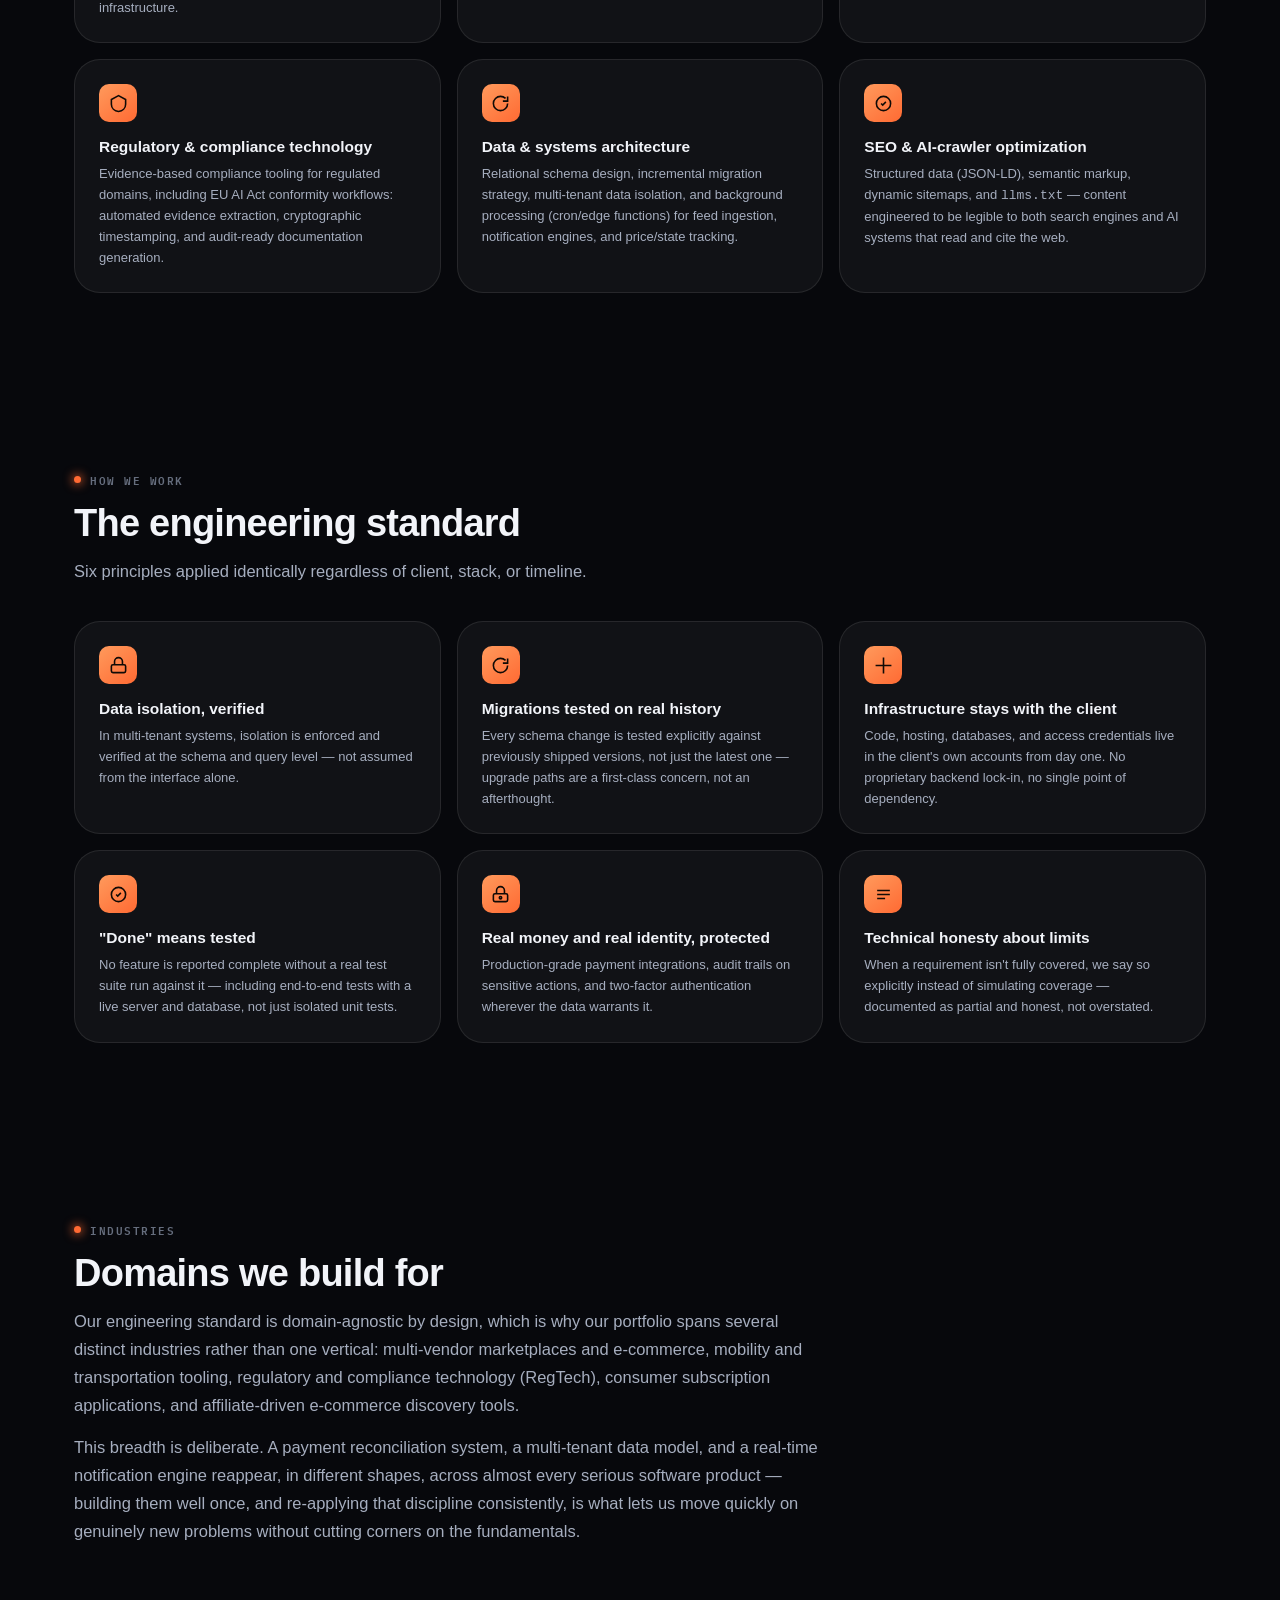
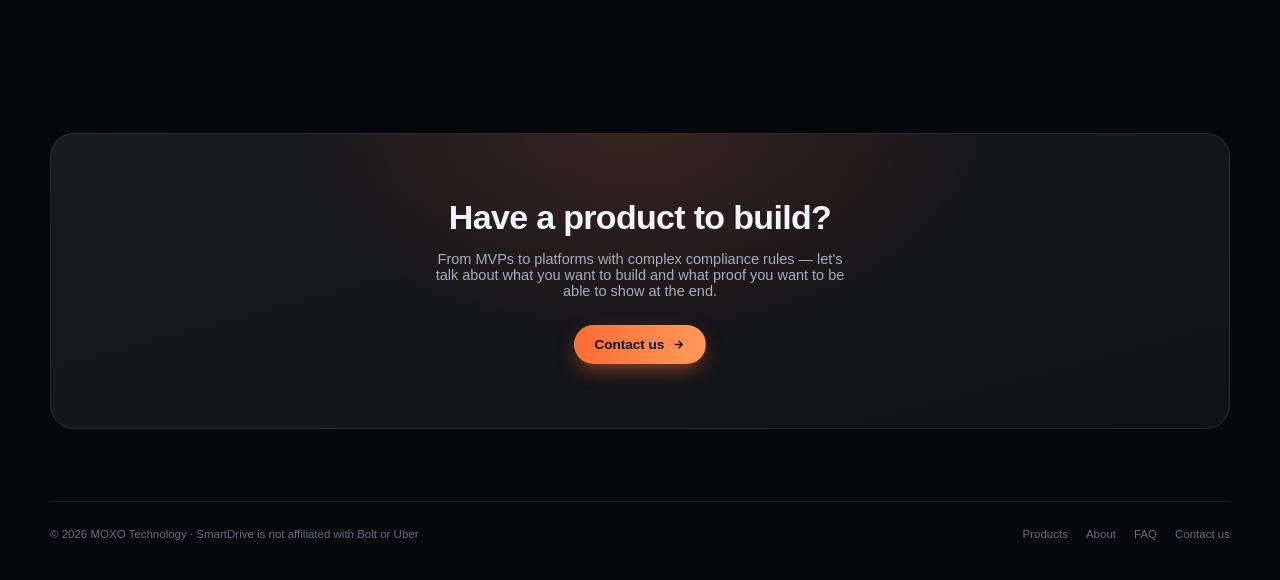
<file: about.html>
<!doctype html>
<html lang="en">
<head>
<meta charset="utf-8">
<meta name="viewport" content="width=device-width, initial-scale=1">
<title>About MOXO Technology — software engineering studio, capabilities & approach</title>
<meta name="description" content="MOXO Technology is a software engineering studio building production systems across web, mobile, payments, and regulatory compliance. Learn about our engineering approach, technology stack, and the domains we work in.">
<meta name="keywords" content="MOXO Technology, software engineering studio, full-stack development, mobile app development, edge computing, serverless architecture, payment integration, regulatory compliance software, marketplace platforms, Android native development, Next.js development, Cloudflare Workers, EU AI Act software, software development company Romania">
<meta name="robots" content="index, follow, max-image-preview:large">
<meta name="author" content="MOXO Technology">
<link rel="canonical" href="https://moxohubs.com/about.html">

<meta property="og:type" content="website">
<meta property="og:site_name" content="MOXO Technology">
<meta property="og:title" content="About MOXO Technology — software engineering studio">
<meta property="og:description" content="A software engineering studio building production systems across web, mobile, payments, and regulatory compliance — one standard of proof, applied to every stack.">
<meta property="og:url" content="https://moxohubs.com/about.html">
<meta property="og:locale" content="en_US">
<meta property="og:image" content="https://moxohubs.com/og-cover.png">

<meta name="twitter:card" content="summary_large_image">
<meta name="twitter:title" content="About MOXO Technology">
<meta name="twitter:description" content="A software engineering studio building production systems across web, mobile, payments, and regulatory compliance.">

<link rel="preconnect" href="https://api.fontshare.com">
<link rel="preconnect" href="https://fonts.googleapis.com">
<link rel="preconnect" href="https://fonts.gstatic.com" crossorigin>
<link href="https://api.fontshare.com/v2/css?f[]=satoshi@400,500,600,700,800&display=swap" rel="stylesheet">
<link href="https://fonts.googleapis.com/css2?family=IBM+Plex+Mono:wght@400;500;600&display=swap" rel="stylesheet">

<script type="application/ld+json">
{
  "@context": "https://schema.org",
  "@type": "AboutPage",
  "@id": "https://moxohubs.com/about.html#aboutpage",
  "url": "https://moxohubs.com/about.html",
  "name": "About MOXO Technology",
  "isPartOf": {"@id": "https://moxohubs.com/#website"},
  "about": {"@id": "https://moxohubs.com/#organization"},
  "inLanguage": "en"
}
</script>
<script type="application/ld+json">
{
  "@context": "https://schema.org",
  "@type": "Organization",
  "@id": "https://moxohubs.com/#organization",
  "name": "MOXO Technology",
  "alternateName": "moxohubs",
  "url": "https://moxohubs.com/",
  "description": "Software engineering studio designing and shipping production systems: native mobile applications, edge and serverless web platforms, payment infrastructure, and regulatory compliance software.",
  "email": "office@moxohubs.com",
  "knowsAbout": [
    "Full-stack software development", "Native Android development", "Next.js and edge runtimes",
    "Cloudflare Workers, D1, R2, KV", "Supabase and PostgreSQL", "Payment infrastructure (Stripe Connect)",
    "EU AI Act regulatory compliance", "Marketplace and multi-tenant platform architecture",
    "Flutter cross-platform development", "Push notification systems", "OCR and on-device data processing",
    "SEO and AI-crawler optimization (AIO)"
  ]
}
</script>

<link rel="stylesheet" href="assets/style.css">
</head>
<body>

<nav class="topnav" aria-label="Main navigation">
  <div class="wrap topnav-row">
    <a href="/" class="brand"><div class="mark">M</div>MOXO Technology</a>
    <div class="navlinks">
      <a href="/#produse" data-i18n="nav.produse">Products</a>
      <a href="about.html" data-i18n="nav.about" aria-current="page">About</a>
      <a href="/#faq" data-i18n="nav.faq">FAQ</a>
    </div>
    <div class="langswitch" role="group" aria-label="Language">
      <button type="button" class="langbtn" data-lang="en" aria-pressed="true">EN</button>
      <button type="button" class="langbtn" data-lang="ro" aria-pressed="false">RO</button>
    </div>
    <a class="btn primary" href="/#contact" data-i18n="nav.cta">Contact us</a>
  </div>
</nav>

<main>

  <header class="hero" style="padding-bottom:20px;">
    <div class="hero-grid" aria-hidden="true"></div>
    <div class="hero-glow g1" aria-hidden="true"></div>
    <div class="hero-glow g2" aria-hidden="true"></div>
    <div class="wrap">
      <div class="hero-inner" style="max-width:760px;">
        <div class="eyebrow" data-i18n="about.eyebrow">About MOXO Technology</div>
        <h1 class="hero-title" data-i18n="about.title">A software engineering studio built around one standard: <em>verifiable proof</em>.</h1>
        <p class="hero-lead" data-i18n="about.lead">MOXO Technology designs, builds, and operates production software across a deliberately wide range of domains — commerce and payments, mobility, regulatory technology, and consumer subscription products. We don't specialize in an industry; we specialize in an engineering standard that transfers across all of them: every system we ship is built to be inspected, tested, and verified, not just demonstrated.</p>
      </div>
    </div>
  </header>

  <section class="section tint" style="--tint:#5B6FFF; padding-top:20px;" aria-labelledby="what-h">
    <div class="wrap">
      <div class="section-head" style="max-width:760px;">
        <div class="eyebrow" data-i18n="about.what.eyebrow">What we do</div>
        <h2 id="what-h" data-i18n="about.what.h2">Full-stack engineering, end to end</h2>
        <p data-i18n="about.what.p1">We take products from architecture decisions through to production operation. That includes system design, database schema and migration strategy, API and backend implementation, frontend and native mobile interfaces, third-party integrations (payments, notifications, geolocation, authentication), infrastructure and deployment pipelines, and the ongoing maintenance and hardening that keeps a system reliable after launch.</p>
        <p data-i18n="about.what.p2" style="margin-top:14px;">Our work spans native Android applications built in Java, edge-rendered web platforms on Next.js and Cloudflare's serverless stack, cross-platform mobile apps in Flutter, and backend services in Node.js — chosen per project based on what the problem actually requires, not a default template repeated across every engagement.</p>
      </div>
    </div>
  </section>

  <section class="section" aria-labelledby="stack-h">
    <div class="wrap">
      <div class="section-head">
        <div class="eyebrow" data-i18n="about.stack.eyebrow">Technology &amp; domains</div>
        <h2 id="stack-h" data-i18n="about.stack.h2">Where we operate</h2>
        <p data-i18n="about.stack.p">A broad technical surface, applied with the same engineering discipline regardless of stack.</p>
      </div>
      <div class="whygrid">
        <div class="whycard">
          <div class="ico"><svg viewBox="0 0 24 24" fill="none" stroke="currentColor" stroke-width="2"><rect x="3" y="4" width="18" height="16" rx="2"/><path d="M3 9h18"/></svg></div>
          <h4 data-i18n="about.d1.h">Web platforms &amp; edge computing</h4>
          <p data-i18n="about.d1.p">Next.js App Router, edge runtimes, Cloudflare D1/KV/R2, PostgreSQL, and Supabase — server-rendered platforms designed for low latency and horizontal scale without dedicated server infrastructure.</p>
        </div>
        <div class="whycard">
          <div class="ico"><svg viewBox="0 0 24 24" fill="none" stroke="currentColor" stroke-width="2"><rect x="6" y="2" width="12" height="20" rx="2"/><path d="M11 18h2"/></svg></div>
          <h4 data-i18n="about.d2.h">Native &amp; cross-platform mobile</h4>
          <p data-i18n="about.d2.p">Native Android engineering in Java for performance-critical, on-device workloads (local OCR, background sync), and Flutter for cross-platform iOS/Android delivery from a single codebase.</p>
        </div>
        <div class="whycard">
          <div class="ico"><svg viewBox="0 0 24 24" fill="none" stroke="currentColor" stroke-width="2"><rect x="3" y="11" width="18" height="10" rx="2"/><circle cx="12" cy="16" r="1.5"/><path d="M7 11V7a5 5 0 0 1 10 0v4"/></svg></div>
          <h4 data-i18n="about.d3.h">Payments &amp; commerce infrastructure</h4>
          <p data-i18n="about.d3.p">Stripe and Stripe Connect integrations for marketplace split payments, subscription billing, and checkout systems — including refund logic, webhook reconciliation, and multi-party payout flows.</p>
        </div>
        <div class="whycard">
          <div class="ico"><svg viewBox="0 0 24 24" fill="none" stroke="currentColor" stroke-width="2"><path d="M12 2 3 7v6c0 5 4 8.5 9 9 5-.5 9-4 9-9V7l-9-5Z"/></svg></div>
          <h4 data-i18n="about.d4.h">Regulatory &amp; compliance technology</h4>
          <p data-i18n="about.d4.p">Evidence-based compliance tooling for regulated domains, including EU AI Act conformity workflows: automated evidence extraction, cryptographic timestamping, and audit-ready documentation generation.</p>
        </div>
        <div class="whycard">
          <div class="ico"><svg viewBox="0 0 24 24" fill="none" stroke="currentColor" stroke-width="2"><path d="M21 12a9 9 0 1 1-9-9c2.5 0 4.7 1 6.4 2.6"/><path d="M21 3v6h-6"/></svg></div>
          <h4 data-i18n="about.d5.h">Data &amp; systems architecture</h4>
          <p data-i18n="about.d5.p">Relational schema design, incremental migration strategy, multi-tenant data isolation, and background processing (cron/edge functions) for feed ingestion, notification engines, and price/state tracking.</p>
        </div>
        <div class="whycard">
          <div class="ico"><svg viewBox="0 0 24 24" fill="none" stroke="currentColor" stroke-width="2"><path d="m9 12 2 2 4-4"/><circle cx="12" cy="12" r="9"/></svg></div>
          <h4 data-i18n="about.d6.h">SEO &amp; AI-crawler optimization</h4>
          <p data-i18n="about.d6.p">Structured data (JSON-LD), semantic markup, dynamic sitemaps, and <code>llms.txt</code> — content engineered to be legible to both search engines and AI systems that read and cite the web.</p>
        </div>
      </div>
    </div>
  </section>

  <section class="section tint" style="--tint:#1FE0A0;" aria-labelledby="how-h">
    <div class="wrap">
      <div class="section-head">
        <div class="eyebrow" data-i18n="about.how.eyebrow">How we work</div>
        <h2 id="how-h" data-i18n="about.how.h2">The engineering standard</h2>
        <p data-i18n="about.how.p">Six principles applied identically regardless of client, stack, or timeline.</p>
      </div>
      <div class="whygrid">
        <div class="whycard">
          <div class="ico"><svg viewBox="0 0 24 24" fill="none" stroke="currentColor" stroke-width="2"><rect x="3" y="11" width="18" height="10" rx="2"/><path d="M7 11V7a5 5 0 0 1 10 0v4"/></svg></div>
          <h4 data-i18n="about.p1.h">Data isolation, verified</h4>
          <p data-i18n="about.p1.p">In multi-tenant systems, isolation is enforced and verified at the schema and query level — not assumed from the interface alone.</p>
        </div>
        <div class="whycard">
          <div class="ico"><svg viewBox="0 0 24 24" fill="none" stroke="currentColor" stroke-width="2"><path d="M21 12a9 9 0 1 1-9-9c2.5 0 4.7 1 6.4 2.6"/><path d="M21 3v6h-6"/></svg></div>
          <h4 data-i18n="about.p2.h">Migrations tested on real history</h4>
          <p data-i18n="about.p2.p">Every schema change is tested explicitly against previously shipped versions, not just the latest one — upgrade paths are a first-class concern, not an afterthought.</p>
        </div>
        <div class="whycard">
          <div class="ico"><svg viewBox="0 0 24 24" fill="none" stroke="currentColor" stroke-width="2"><path d="M12 2v20M2 12h20"/></svg></div>
          <h4 data-i18n="about.p3.h">Infrastructure stays with the client</h4>
          <p data-i18n="about.p3.p">Code, hosting, databases, and access credentials live in the client's own accounts from day one. No proprietary backend lock-in, no single point of dependency.</p>
        </div>
        <div class="whycard">
          <div class="ico"><svg viewBox="0 0 24 24" fill="none" stroke="currentColor" stroke-width="2"><path d="m9 12 2 2 4-4"/><circle cx="12" cy="12" r="9"/></svg></div>
          <h4 data-i18n="about.p4.h">"Done" means tested</h4>
          <p data-i18n="about.p4.p">No feature is reported complete without a real test suite run against it — including end-to-end tests with a live server and database, not just isolated unit tests.</p>
        </div>
        <div class="whycard">
          <div class="ico"><svg viewBox="0 0 24 24" fill="none" stroke="currentColor" stroke-width="2"><rect x="3" y="11" width="18" height="10" rx="2"/><circle cx="12" cy="16" r="1.5"/><path d="M7 11V7a5 5 0 0 1 10 0v4"/></svg></div>
          <h4 data-i18n="about.p5.h">Real money and real identity, protected</h4>
          <p data-i18n="about.p5.p">Production-grade payment integrations, audit trails on sensitive actions, and two-factor authentication wherever the data warrants it.</p>
        </div>
        <div class="whycard">
          <div class="ico"><svg viewBox="0 0 24 24" fill="none" stroke="currentColor" stroke-width="2"><path d="M4 7h16M4 12h16M4 17h10"/></svg></div>
          <h4 data-i18n="about.p6.h">Technical honesty about limits</h4>
          <p data-i18n="about.p6.p">When a requirement isn't fully covered, we say so explicitly instead of simulating coverage — documented as partial and honest, not overstated.</p>
        </div>
      </div>
    </div>
  </section>

  <section class="section" aria-labelledby="industries-h">
    <div class="wrap">
      <div class="section-head" style="max-width:760px;">
        <div class="eyebrow" data-i18n="about.ind.eyebrow">Industries</div>
        <h2 id="industries-h" data-i18n="about.ind.h2">Domains we build for</h2>
        <p data-i18n="about.ind.p1">Our engineering standard is domain-agnostic by design, which is why our portfolio spans several distinct industries rather than one vertical: multi-vendor marketplaces and e-commerce, mobility and transportation tooling, regulatory and compliance technology (RegTech), consumer subscription applications, and affiliate-driven e-commerce discovery tools.</p>
        <p data-i18n="about.ind.p2" style="margin-top:14px;">This breadth is deliberate. A payment reconciliation system, a multi-tenant data model, and a real-time notification engine reappear, in different shapes, across almost every serious software product — building them well once, and re-applying that discipline consistently, is what lets us move quickly on genuinely new problems without cutting corners on the fundamentals.</p>
      </div>
    </div>
  </section>

  <section class="closing wrap" aria-labelledby="contact-h">
    <div class="closing-panel">
      <h2 id="contact-h" data-i18n="closing.h2">Have a product to build?</h2>
      <p data-i18n="closing.p">From MVPs to platforms with complex compliance rules — let's talk about what you want to build and what proof you want to be able to show at the end.</p>
      <a class="btn primary" href="mailto:office@moxohubs.com"><span data-i18n="closing.cta">Contact us</span>
        <svg viewBox="0 0 24 24" fill="none" stroke="currentColor" stroke-width="2.4"><path d="M5 12h14"/><path d="m12 5 7 7-7 7"/></svg>
      </a>
    </div>
  </section>

</main>

<footer class="sitefoot wrap">
  <div class="footrow">
    <span data-i18n="footer.line">© 2026 MOXO Technology · SmartDrive is not affiliated with Bolt or Uber</span>
    <div class="flinks">
      <a href="/#produse" data-i18n="nav.produse">Products</a>
      <a href="about.html" data-i18n="nav.about">About</a>
      <a href="/#faq" data-i18n="nav.faq">FAQ</a>
      <a href="mailto:office@moxohubs.com" data-i18n="nav.cta">Contact us</a>
    </div>
  </div>
</footer>

<script src="assets/main.js" defer></script>

</body>
</html>
</file>
<file: assets/style.css>
/* ============================================================
   MOXO Technology — SaaS showcase, dark hi-tech
   ============================================================ */

:root{
  --bg:#07080C; --surface:#0E1017; --surface-2:#151824;
  --glass:rgba(255,255,255,.045); --glass-strong:rgba(255,255,255,.08);
  --ink:#F2F4F9; --ink-soft:#A6AEBF; --ink-faint:#666E7E;
  --line:rgba(255,255,255,.09); --line-strong:rgba(255,255,255,.16);
  --brand:#FF6A33; --brand-2:#FF9A5C;
  --verified:#2BE3A6; --verified-soft:rgba(43,227,166,.14);
  --pending:#F2B94E; --pending-soft:rgba(242,185,78,.14);
  --r:26px; --r-sm:18px;
}

.showcase.c-sentinel{--accent:#5B6FFF; --accent-2:#8D9AFF;}
.showcase.c-guanina{--accent:#FF3D93; --accent-2:#FF7FB8;}
.showcase.c-smartdrive{--accent:#FF8A2E; --accent-2:#FFB169;}
.showcase.c-dealhunter{--accent:#1FE0A0; --accent-2:#6BF0C0;}

*{box-sizing:border-box}
html{scroll-behavior:smooth}
html,body{margin:0;padding:0;background:var(--bg);color:var(--ink);font-family:"Satoshi","IBM Plex Sans",-apple-system,BlinkMacSystemFont,"Segoe UI",sans-serif; -webkit-font-smoothing:antialiased; overflow-x:hidden; max-width:100vw;}
a{color:inherit; text-decoration:none}
img{max-width:100%}
button{font:inherit}
::selection{background:var(--brand); color:#0B0A08;}
:focus-visible{outline:2px solid var(--brand); outline-offset:2px;}
@media (prefers-reduced-motion: reduce){*{scroll-behavior:auto !important; animation:none !important; transition:none !important;}}

.wrap{max-width:1180px; margin:0 auto; padding:0 24px; width:100%; position:relative; z-index:1;}
@media(max-width:560px){.wrap{padding:0 18px;}}

.eyebrow{font-family:ui-monospace,"IBM Plex Mono",monospace; font-size:11px; font-weight:600; letter-spacing:.14em; text-transform:uppercase; color:var(--ink-faint); display:inline-flex; align-items:center; gap:9px; margin-bottom:14px;}
.eyebrow::before{content:""; width:7px; height:7px; border-radius:50%; background:var(--brand); box-shadow:0 0 10px 2px color-mix(in srgb, var(--brand) 65%, transparent);}
.showcase .eyebrow::before{background:var(--accent); box-shadow:0 0 10px 2px color-mix(in srgb, var(--accent) 65%, transparent);}

/* ---------- nav ---------- */
nav.topnav{position:sticky; top:0; z-index:50; background:color-mix(in srgb, var(--bg) 78%, transparent); backdrop-filter:blur(14px); -webkit-backdrop-filter:blur(14px); border-bottom:1px solid var(--line);}
.topnav-row{display:flex; align-items:center; justify-content:space-between; padding:15px 0; gap:16px;}
.brand{display:flex; align-items:center; gap:10px; font-weight:700; font-size:16px; flex-shrink:0;}
.brand .mark{width:30px; height:30px; border-radius:9px; background:linear-gradient(140deg, var(--brand-2), var(--brand)); display:flex; align-items:center; justify-content:center; font-weight:800; color:#0B0A08; font-size:14px; flex-shrink:0;}
.navlinks{display:none; gap:26px; font-size:13.5px; font-weight:500; color:var(--ink-soft);}
.navlinks a:hover{color:var(--ink);}
@media(min-width:760px){.navlinks{display:flex;}}
.topnav .btn{flex-shrink:0;}
.langswitch{display:flex; gap:2px; background:var(--glass); border:1px solid var(--line); border-radius:99px; padding:2px; flex-shrink:0;}
.langbtn{font-family:ui-monospace,"IBM Plex Mono",monospace; font-size:11px; font-weight:600; letter-spacing:.03em; padding:5px 10px; border-radius:99px; border:none; background:transparent; color:var(--ink-faint); cursor:pointer; transition:background .12s ease, color .12s ease;}
.langbtn[aria-pressed="true"]{background:linear-gradient(100deg, var(--brand), var(--brand-2)); color:#100A06;}
.langbtn:not([aria-pressed="true"]):hover{color:var(--ink);}

/* ---------- buttons ---------- */
.btn{font-weight:600; font-size:13.5px; padding:11px 20px; border-radius:99px; display:inline-flex; align-items:center; gap:8px; border:1.4px solid var(--line-strong); cursor:pointer; background:transparent; color:var(--ink); transition:all .15s ease; white-space:nowrap;}
.btn.primary{background:linear-gradient(100deg, var(--brand), var(--brand-2)); color:#100A06; border-color:transparent; box-shadow:0 8px 22px -6px color-mix(in srgb, var(--brand) 65%, transparent);}
.btn.primary:hover{transform:translateY(-1px); box-shadow:0 12px 28px -6px color-mix(in srgb, var(--brand) 75%, transparent);}
.btn.ghost:hover{background:var(--glass-strong); border-color:var(--ink-faint);}
.btn svg{width:13px; height:13px;}

/* ---------- hero ---------- */
.hero{padding:56px 0 60px; position:relative; overflow:hidden;}
@media(min-width:760px){.hero{padding:96px 0 84px;}}
/* organic gradient mesh - blob-uri mari, moi, multicolore */
.hero-glow{position:absolute; z-index:0; border-radius:50%; filter:blur(90px); pointer-events:none; mix-blend-mode:screen;}
.hero-glow.g1{width:440px; height:440px; top:-160px; right:-60px; background:radial-gradient(circle, #8B5CF6, transparent 70%); opacity:.55; animation:float1 16s ease-in-out infinite;}
.hero-glow.g2{width:380px; height:380px; top:80px; left:-120px; background:radial-gradient(circle, #FF6A33, transparent 70%); opacity:.4; animation:float1 19s ease-in-out infinite reverse;}
.hero-glow.g3{width:320px; height:320px; top:260px; right:120px; background:radial-gradient(circle, #EC4899, transparent 70%); opacity:.35; animation:float1 21s ease-in-out infinite; animation-delay:-6s;}
@keyframes float1{0%,100%{transform:translate(0,0) scale(1);} 50%{transform:translate(-24px,28px) scale(1.06);}}
@media(min-width:760px){
  .hero-glow.g1{width:640px; height:640px; top:-260px; right:-120px;}
  .hero-glow.g2{width:520px; height:520px; top:100px; left:-180px;}
  .hero-glow.g3{width:420px; height:420px; top:340px; right:160px;}
}
@media(max-width:640px){.hero-glow.g3{display:none;}}

.hero-grid{position:absolute; inset:0; z-index:-1; opacity:.5; pointer-events:none; background:var(--bg);}

.hero-inner{position:relative; z-index:1; max-width:680px;}
h1.hero-title{font-weight:800; font-size:clamp(32px,6.6vw,58px); line-height:1.05; letter-spacing:-.02em; margin:0 0 20px; text-wrap:balance;}
h1.hero-title em{font-style:normal; background:linear-gradient(100deg, var(--brand), var(--brand-2)); -webkit-background-clip:text; background-clip:text; color:transparent;}
.hero-lead{font-size:16.5px; line-height:1.65; color:var(--ink-soft); max-width:58ch; margin:0 0 32px;}
.hero-lead strong{color:var(--ink); font-weight:600;}
@media(min-width:1024px){.hero-lead{font-size:18.5px; line-height:1.7; max-width:62ch;}}
.hero-cta{display:flex; gap:12px; flex-wrap:wrap; margin-bottom:48px;}

/* live status panel - vizual central al hero-ului */
.statuspanel{position:relative; z-index:1; background:linear-gradient(180deg, var(--glass-strong), var(--glass)); backdrop-filter:blur(20px); -webkit-backdrop-filter:blur(20px); border:1px solid var(--line); border-radius:var(--r); overflow:hidden; box-shadow:0 30px 60px -30px rgba(0,0,0,.6);}
.statuspanel-head{display:flex; align-items:center; justify-content:space-between; padding:14px 20px; border-bottom:1px solid var(--line); font-family:ui-monospace,"IBM Plex Mono",monospace; font-size:11px; color:var(--ink-faint); letter-spacing:.06em; text-transform:uppercase;}
.statuspanel-head .live-pulse{display:flex; align-items:center; gap:6px; color:var(--verified);}
.statuspanel-head .live-pulse i{width:6px; height:6px; border-radius:50%; background:currentColor; animation:blip 1.8s ease-in-out infinite;}
@keyframes blip{0%,100%{opacity:1; box-shadow:0 0 0 0 currentColor;} 50%{opacity:.5; box-shadow:0 0 0 5px transparent;}}
.statusrow{display:grid; grid-template-columns:auto 1fr auto auto; align-items:center; gap:14px; padding:14px 20px; border-bottom:1px solid var(--line); transition:background .12s ease;}
.statusrow:last-child{border-bottom:none;}
.statusrow:hover{background:var(--glass);}
.statusrow .dot{width:9px; height:9px; border-radius:50%; flex-shrink:0; background:var(--accent);}
.statusrow.c-sentinel .dot{--accent:#5B6FFF; background:var(--accent);}
.statusrow.c-guanina .dot{--accent:#FF3D93; background:var(--accent);}
.statusrow.c-smartdrive .dot{--accent:#FF8A2E; background:var(--accent);}
.statusrow.c-dealhunter .dot{--accent:#1FE0A0; background:var(--accent);}
.statusrow .name{font-weight:600; font-size:14px;}
.statusrow .domain{font-size:12px; color:var(--ink-faint); display:none;}
@media(min-width:480px){.statusrow .domain{display:block;}}
.statusrow .pill{font-family:ui-monospace,"IBM Plex Mono",monospace; font-size:10px; font-weight:600; letter-spacing:.04em; text-transform:uppercase; padding:3px 9px; border-radius:99px; white-space:nowrap;}
.pill.live{color:var(--verified); background:var(--verified-soft); border:1px solid color-mix(in srgb, var(--verified) 40%, transparent);}
.pill.dev{color:var(--pending); background:var(--pending-soft); border:1px solid color-mix(in srgb, var(--pending) 40%, transparent);}

/* stat strip */
.statstrip{display:grid; grid-template-columns:repeat(2,1fr); gap:1px; background:var(--line); border:1px solid var(--line); border-radius:var(--r-sm); overflow:hidden; margin-top:40px;}
@media(min-width:640px){.statstrip{grid-template-columns:repeat(4,1fr);}}
.stat{background:var(--surface); padding:16px 18px;}
.stat .n{font-family:ui-monospace,"IBM Plex Mono",monospace; font-weight:700; font-size:22px; background:linear-gradient(100deg,var(--brand),var(--brand-2)); -webkit-background-clip:text; background-clip:text; color:transparent; font-variant-numeric:tabular-nums;}
.stat .l{font-size:11.5px; color:var(--ink-faint); margin-top:3px;}
@media(min-width:1024px){.stat{padding:22px 24px;} .stat .n{font-size:28px;} .stat .l{font-size:12.5px;}}

/* ---------- tech marquee band ---------- */
.marquee{border-top:1px solid var(--line); border-bottom:1px solid var(--line); background:var(--surface); overflow:hidden; padding:18px 0; position:relative;}
.marquee::before, .marquee::after{content:""; position:absolute; top:0; bottom:0; width:80px; z-index:2; pointer-events:none;}
.marquee::before{left:0; background:linear-gradient(90deg, var(--bg), transparent);}
.marquee::after{right:0; background:linear-gradient(270deg, var(--bg), transparent);}
.marquee-track{display:flex; gap:48px; width:max-content; animation:marquee 32s linear infinite;}
.marquee-track span{font-family:ui-monospace,"IBM Plex Mono",monospace; font-size:13px; color:var(--ink-faint); white-space:nowrap; display:flex; align-items:center; gap:10px;}
.marquee-track span::before{content:""; width:5px; height:5px; border-radius:50%; background:var(--brand); opacity:.6;}
@keyframes marquee{from{transform:translateX(0);} to{transform:translateX(-50%);}}
@media(min-width:1024px){.marquee{padding:24px 0;} .marquee-track{gap:64px;} .marquee-track span{font-size:14.5px;}}

/* ---------- generic section ---------- */
.section{padding:60px 0;}
@media(min-width:760px){.section{padding:88px 0;}}
.section-head{max-width:620px; margin-bottom:36px;}
.section-head h2{font-weight:800; font-size:clamp(26px,4vw,38px); margin:0 0 12px; letter-spacing:-.02em; line-height:1.1;}
.section-head p{color:var(--ink-soft); font-size:15px; line-height:1.65; margin:0;}
@media(min-width:1024px){.section-head p{font-size:16.5px; line-height:1.7;}}
.section.tint{position:relative;}
.section.tint::before{content:""; position:absolute; inset:0; z-index:-1; background:radial-gradient(600px 340px at 15% 0%, color-mix(in srgb, var(--tint,#5B6FFF) 8%, transparent), transparent 70%);}

/* ---------- product showcase ---------- */
.showcase{padding:28px 0; position:relative;}
@media(min-width:760px){.showcase{padding:20px 0;}}

.pcard{
  background:var(--bg); border:1px solid var(--line); border-radius:28px;
  padding:20px; position:relative; overflow:hidden;
}
@media(min-width:640px){.pcard{padding:28px;}}
@media(min-width:1024px){.pcard{padding:40px;}}
.pcard::before{
  content:""; position:absolute; z-index:0; pointer-events:none; border-radius:50%; filter:blur(90px);
  width:360px; height:360px; top:-140px; right:-100px;
  background:radial-gradient(circle, var(--accent), transparent 68%); opacity:.22; mix-blend-mode:screen;
}
.showcase.rev .pcard::before{right:auto; left:-100px;}

.showcase-grid{display:grid; grid-template-columns:1fr; gap:28px; align-items:stretch; position:relative; z-index:1;}
@media(min-width:900px){
  .showcase-grid{grid-template-columns:1fr 1fr; gap:44px;}
  .showcase.rev .showcase-grid{direction:rtl;}
  .showcase.rev .showcase-grid > *{direction:ltr;}
}

/* left: glow-border visual frame, stretched to match the info column's height */
.pcard-visual{position:relative; display:flex; flex-direction:column;}
.pcard-glow{
  position:absolute; inset:-6px; border-radius:26px; z-index:0;
  background:linear-gradient(120deg, var(--accent), var(--accent-2));
  filter:blur(22px); opacity:.35; transition:opacity .5s ease;
}
.pcard-visual:hover .pcard-glow{opacity:.55;}
.pcard-frame{
  position:relative; z-index:1; flex:1; display:flex; flex-direction:column;
  background:var(--surface); border:1px solid var(--line); border-radius:22px; padding:22px; overflow:hidden;
}
.pcard-frame > *:last-child{margin-top:auto; padding-top:4px;}
.pcard-frame .sc-proof{padding-top:20px;}
@media(min-width:1024px){.pcard-frame{padding:26px;}}

.sc-kicker{font-family:ui-monospace,"IBM Plex Mono",monospace; font-size:11px; font-weight:600; color:var(--accent); letter-spacing:.1em; text-transform:uppercase; margin-bottom:12px;}
@media(min-width:1024px){.sc-kicker{font-size:12.5px; margin-bottom:16px;}}
.sc-title{display:flex; align-items:center; gap:14px; flex-wrap:wrap; margin-bottom:6px;}
.sc-title h3{
  font-weight:900; font-size:clamp(28px,4.4vw,38px); margin:0; letter-spacing:-.025em; line-height:1.05;
  text-shadow:0 0 32px color-mix(in srgb, var(--accent) 45%, transparent);
}
@media(min-width:1024px){.sc-title h3{font-size:46px;}}
.sc-status{font-family:ui-monospace,"IBM Plex Mono",monospace; font-size:10.5px; font-weight:600; letter-spacing:.05em; text-transform:uppercase; padding:4px 10px; border-radius:99px; border:1px solid; display:inline-flex; align-items:center; gap:6px;}
.sc-status.live{color:var(--verified); border-color:color-mix(in srgb, var(--verified) 45%, transparent); background:var(--verified-soft);}
.sc-status.dev{color:var(--pending); border-color:color-mix(in srgb, var(--pending) 45%, transparent); background:var(--pending-soft);}
.sc-status .dot{width:5px; height:5px; border-radius:50%; background:currentColor;}
.sc-status.live .dot{animation:blip 1.8s ease-in-out infinite;}
.sc-tagline{font-size:14px; color:var(--ink-faint); margin:0 0 18px;}
@media(min-width:1024px){.sc-tagline{font-size:16px; margin-bottom:22px;}}
.sc-pitch{font-size:15.5px; line-height:1.7; color:var(--ink-soft); margin:0 0 22px; max-width:52ch;}
.sc-pitch strong{color:var(--ink); font-weight:600;}
@media(min-width:1024px){.sc-pitch{font-size:17px; line-height:1.72; max-width:56ch;}}

.sc-callouts{display:flex; flex-direction:column; gap:10px; margin-bottom:24px;}
.sc-callout{display:flex; gap:10px; padding:12px 14px; background:var(--glass); border:1px solid var(--line); border-radius:var(--r-sm); font-size:13px; line-height:1.55; color:var(--ink-soft);}
@media(min-width:1024px){.sc-callout{padding:16px 18px; font-size:14.5px; line-height:1.6;}}
.sc-callout .tag{flex-shrink:0; font-family:ui-monospace,"IBM Plex Mono",monospace; font-size:9.5px; font-weight:700; letter-spacing:.05em; text-transform:uppercase; padding:2px 8px; border-radius:99px; height:fit-content; white-space:nowrap;}
.sc-callout.problem .tag{color:#FF7A7A; background:rgba(255,122,122,.12);}
.sc-callout.solution .tag{color:var(--accent); background:color-mix(in srgb, var(--accent) 16%, transparent);}

/* colored category/stack pills */
.ptags{display:flex; flex-wrap:wrap; gap:8px; margin-bottom:18px;}
.ptag{font-size:11px; font-weight:700; letter-spacing:.02em; padding:5px 13px; border-radius:99px; border:1px solid; white-space:nowrap;}
.ptag.cat{color:var(--accent); background:color-mix(in srgb, var(--accent) 12%, transparent); border-color:color-mix(in srgb, var(--accent) 30%, transparent);}
.ptag.stack{color:var(--ink-soft); background:var(--glass); border-color:var(--line);}

/* bento grid: 4 flagship features */
.pbento{display:grid; grid-template-columns:1fr; gap:12px; margin:22px 0;}
@media(min-width:480px){.pbento{grid-template-columns:1fr 1fr;}}
.pbento-item{padding:16px 18px; background:var(--glass); border:1px solid var(--line); border-radius:var(--r-sm); transition:border-color .15s ease, transform .15s ease, background .15s ease;}
.pbento-item:hover{border-color:color-mix(in srgb, var(--accent) 45%, transparent); background:color-mix(in srgb, var(--accent) 5%, var(--glass)); transform:translateY(-2px);}
.pbento-item .pi-t{display:flex; align-items:center; gap:9px; font-weight:700; font-size:14px; color:var(--ink); margin-bottom:5px;}
.pbento-item .pi-icon{font-size:16px; line-height:1;}
.pbento-item p{font-size:12.5px; color:var(--ink-soft); margin:0; line-height:1.5;}
@media(min-width:1024px){
  .pbento{gap:14px;}
  .pbento-item{padding:20px 22px;}
  .pbento-item .pi-t{font-size:15.5px;}
  .pbento-item p{font-size:13.5px; line-height:1.55;}
}

/* additional capabilities, compact chips */
.pmore-label{font-family:ui-monospace,"IBM Plex Mono",monospace; font-size:10.5px; font-weight:600; letter-spacing:.08em; text-transform:uppercase; color:var(--ink-faint); margin-bottom:10px;}
.pmore{display:flex; flex-wrap:wrap; gap:8px; margin-bottom:26px;}
.pmore span{font-size:12px; font-weight:500; color:var(--ink-soft); background:var(--glass); border:1px solid var(--line); border-radius:99px; padding:6px 13px; transition:border-color .15s ease, color .15s ease;}
.pmore span:hover{border-color:color-mix(in srgb, var(--accent) 45%, transparent); color:var(--ink);}

.sc-tags{display:flex; flex-wrap:wrap; gap:7px; margin-bottom:22px;}
.sc-tag{font-family:ui-monospace,"IBM Plex Mono",monospace; font-size:10.5px; color:var(--ink-faint); border:1px solid var(--line); border-radius:99px; padding:4px 11px;}
.sc-link{font-weight:600; font-size:13.5px; color:var(--accent); display:inline-flex; align-items:center; gap:7px; border-bottom:1px solid var(--accent); padding-bottom:2px;}
.sc-link:hover{opacity:.75;}
.sc-link svg{width:12px; height:12px;}

.tilt{transition:transform .15s ease-out; transform-style:preserve-3d; will-change:transform;}

/* scroll reveal (JS-driven via main.js, IntersectionObserver) */
.reveal{opacity:0; transform:translateY(26px); transition:opacity .7s cubic-bezier(.2,.7,.2,1), transform .7s cubic-bezier(.2,.7,.2,1);}
.reveal.in{opacity:1; transform:translateY(0);}
.reveal-stagger > *{opacity:0; transform:translateY(18px); transition:opacity .55s ease, transform .55s ease;}
.reveal-stagger.in > *{opacity:1; transform:translateY(0);}
.reveal-stagger.in > *:nth-child(1){transition-delay:.03s;} .reveal-stagger.in > *:nth-child(2){transition-delay:.09s;}
.reveal-stagger.in > *:nth-child(3){transition-delay:.15s;} .reveal-stagger.in > *:nth-child(4){transition-delay:.21s;}
.reveal-stagger.in > *:nth-child(5){transition-delay:.27s;} .reveal-stagger.in > *:nth-child(6){transition-delay:.33s;}
.sc-visual-label{font-family:ui-monospace,"IBM Plex Mono",monospace; font-size:10px; text-transform:uppercase; letter-spacing:.08em; color:var(--ink-faint); margin-bottom:6px;}
.sc-visual-value{font-weight:700; font-size:17px; margin-bottom:20px;}

/* animated widgets */
.w-bars{display:flex; align-items:center; gap:5px; height:64px;}
.w-bars i{display:block; width:7px; background:linear-gradient(180deg,var(--accent-2),var(--accent)); border-radius:2px; animation:barwave 1.1s ease-in-out infinite;}
.w-bars i:nth-child(1){height:32%; animation-delay:-1.0s;} .w-bars i:nth-child(2){height:68%; animation-delay:-0.8s;}
.w-bars i:nth-child(3){height:46%; animation-delay:-0.6s;} .w-bars i:nth-child(4){height:98%; animation-delay:-0.4s;}
.w-bars i:nth-child(5){height:58%; animation-delay:-0.2s;} .w-bars i:nth-child(6){height:88%; animation-delay:0s;}
.w-bars i:nth-child(7){height:40%; animation-delay:-0.5s;} .w-bars i:nth-child(8){height:70%; animation-delay:-0.3s;}
.w-bars i:nth-child(9){height:26%; animation-delay:-0.9s;} .w-bars i:nth-child(10){height:60%; animation-delay:-0.15s;}
.w-bars i:nth-child(11){height:44%; animation-delay:-0.65s;} .w-bars i:nth-child(12){height:80%; animation-delay:-0.05s;}
@keyframes barwave{0%,100%{transform:scaleY(.3); opacity:.5;} 50%{transform:scaleY(1); opacity:1;}}

.w-scan{position:relative; border:1px solid var(--line); border-radius:var(--r-sm); background:var(--bg); padding:14px 16px; overflow:hidden; font-family:ui-monospace,"IBM Plex Mono",monospace; font-size:11px; color:var(--ink-faint); line-height:2;}
.w-scan div{white-space:nowrap; overflow:hidden; text-overflow:ellipsis;}
.w-scan::after{content:""; position:absolute; left:0; right:0; height:26px; top:0; background:linear-gradient(180deg, transparent, color-mix(in srgb, var(--accent) 25%, transparent) 45%, color-mix(in srgb, var(--accent) 48%, transparent) 50%, color-mix(in srgb, var(--accent) 25%, transparent) 55%, transparent); animation:scandown 2.6s ease-in-out infinite;}
@keyframes scandown{0%{top:-26px;} 100%{top:100%;}}

.w-stock{display:flex; align-items:center; gap:10px; flex-wrap:wrap;}
.w-stock i{display:block; width:26px; height:26px; border:1.6px solid var(--accent); border-radius:50%; animation:stockpop 4.5s ease-in-out infinite;}
.w-stock i:nth-child(1){animation-delay:0s;} .w-stock i:nth-child(2){animation-delay:.5s;} .w-stock i:nth-child(3){animation-delay:1s;}
.w-stock i:nth-child(4){animation-delay:1.5s;} .w-stock i:nth-child(5){animation-delay:2s;} .w-stock i:nth-child(6){animation-delay:2.5s;}
.w-stock i:nth-child(7){animation-delay:3s;} .w-stock i:nth-child(8){animation-delay:3.5s;}
@keyframes stockpop{0%,60%,100%{opacity:1; background:transparent;} 66%,94%{opacity:.25; background:var(--accent);}}

.w-spark svg{width:100%; height:74px; display:block; overflow:visible;}
.w-spark-line{fill:none; stroke:url(#sparkgrad); stroke-width:2.5; stroke-linecap:round; stroke-dasharray:220; animation:sparkdraw 3.2s ease-in-out infinite;}
.sg-stop1{stop-color:var(--accent-2);}
.sg-stop2{stop-color:var(--accent);}
@keyframes sparkdraw{0%{stroke-dashoffset:220;} 55%{stroke-dashoffset:0;} 100%{stroke-dashoffset:0;}}
.w-spark-dot{fill:var(--accent); animation:sparkpulse 3.2s ease-in-out infinite;}
@keyframes sparkpulse{0%,50%{opacity:0; r:2;} 60%{opacity:1; r:6;} 75%{opacity:1; r:3.5;} 100%{opacity:1; r:3.5;}}

.sc-flow{display:flex; gap:8px; margin-top:22px; overflow-x:auto; padding-bottom:2px;}
.sc-flow-step{flex:1; min-width:96px; background:var(--glass); border:1px solid var(--line); border-radius:var(--r-sm); padding:10px 12px;}
.sc-flow-step b{display:block; font-size:11.5px; font-weight:700; margin-bottom:2px;}
.sc-flow-step span{font-size:10px; color:var(--ink-faint); line-height:1.4;}
.sc-flow-n{font-family:ui-monospace,"IBM Plex Mono",monospace; font-size:9px; color:var(--accent); font-weight:700; margin-bottom:4px; display:block;}

.sc-proof{margin-top:20px; padding-top:16px; border-top:1px dashed var(--line); display:flex; flex-direction:column; gap:8px;}
.sc-proof-row{display:flex; gap:9px; font-size:11.5px; color:var(--ink-faint); line-height:1.5;}
.sc-proof-row time{font-family:ui-monospace,"IBM Plex Mono",monospace; color:var(--accent); flex-shrink:0; font-size:10.5px;}

/* ---------- why us grid ---------- */
.whygrid{display:grid; grid-template-columns:1fr; gap:16px;}
@media(min-width:640px){.whygrid{grid-template-columns:1fr 1fr;}}
@media(min-width:960px){.whygrid{grid-template-columns:repeat(3,1fr);}}
.whycard{background:var(--glass); border:1px solid var(--line); border-radius:var(--r); padding:24px; transition:border-color .15s ease, transform .15s ease;}
.whycard:hover{border-color:color-mix(in srgb, var(--brand) 45%, transparent); transform:translateY(-2px);}
.whycard .ico{width:38px; height:38px; border-radius:10px; background:linear-gradient(140deg, var(--brand-2), var(--brand)); display:flex; align-items:center; justify-content:center; margin-bottom:16px;}
.whycard .ico svg{width:19px; height:19px; color:#100A06;}
.whycard h4{font-weight:700; font-size:15.5px; margin:0 0 8px;}
.whycard p{font-size:13px; color:var(--ink-soft); line-height:1.6; margin:0;}
.whycard p b{color:var(--ink); font-weight:600;}

/* ---------- FAQ ---------- */
.faqlist{display:flex; flex-direction:column; gap:10px;}
.faqlist details{background:var(--glass); border:1px solid var(--line); border-radius:var(--r-sm); padding:18px 20px; transition:border-color .12s ease;}
.faqlist details[open]{border-color:color-mix(in srgb, var(--brand) 40%, transparent);}
.faqlist summary{font-weight:700; font-size:15px; cursor:pointer; list-style:none; display:flex; justify-content:space-between; align-items:center; gap:16px;}
.faqlist summary::-webkit-details-marker{display:none;}
.faqlist summary .qm{color:var(--brand); font-size:18px; flex-shrink:0; transition:transform .15s ease; font-weight:400;}
.faqlist details[open] summary .qm{transform:rotate(45deg);}
.faqlist p{margin:14px 0 0; font-size:13.5px; line-height:1.65; color:var(--ink-soft);}

/* ---------- closing ---------- */
.closing{padding:64px 0 72px;}
.closing-panel{position:relative; background:linear-gradient(165deg, var(--glass-strong), var(--glass)); border:1px solid var(--line); border-radius:24px; padding:48px 32px; text-align:center; overflow:hidden;}
@media(min-width:640px){.closing-panel{padding:64px 48px;}}
.closing-panel::before{content:""; position:absolute; inset:0; z-index:0; background:radial-gradient(500px 300px at 50% 0%, color-mix(in srgb, var(--brand) 14%, transparent), transparent 70%);}
.closing-panel > *{position:relative; z-index:1;}
.closing-panel h2{font-weight:800; font-size:clamp(24px,4vw,34px); margin:0 0 14px; letter-spacing:-.02em;}
.closing-panel p{color:var(--ink-soft); font-size:14.5px; margin:0 0 26px; max-width:52ch; margin-left:auto; margin-right:auto;}

footer.sitefoot{border-top:1px solid var(--line); padding:26px 0 40px;}
.footrow{display:flex; justify-content:space-between; align-items:center; flex-wrap:wrap; gap:12px; font-size:11.5px; color:var(--ink-faint);}
.footrow a:hover{color:var(--brand);}
.flinks{display:flex; gap:18px; flex-wrap:wrap;}
</file>
